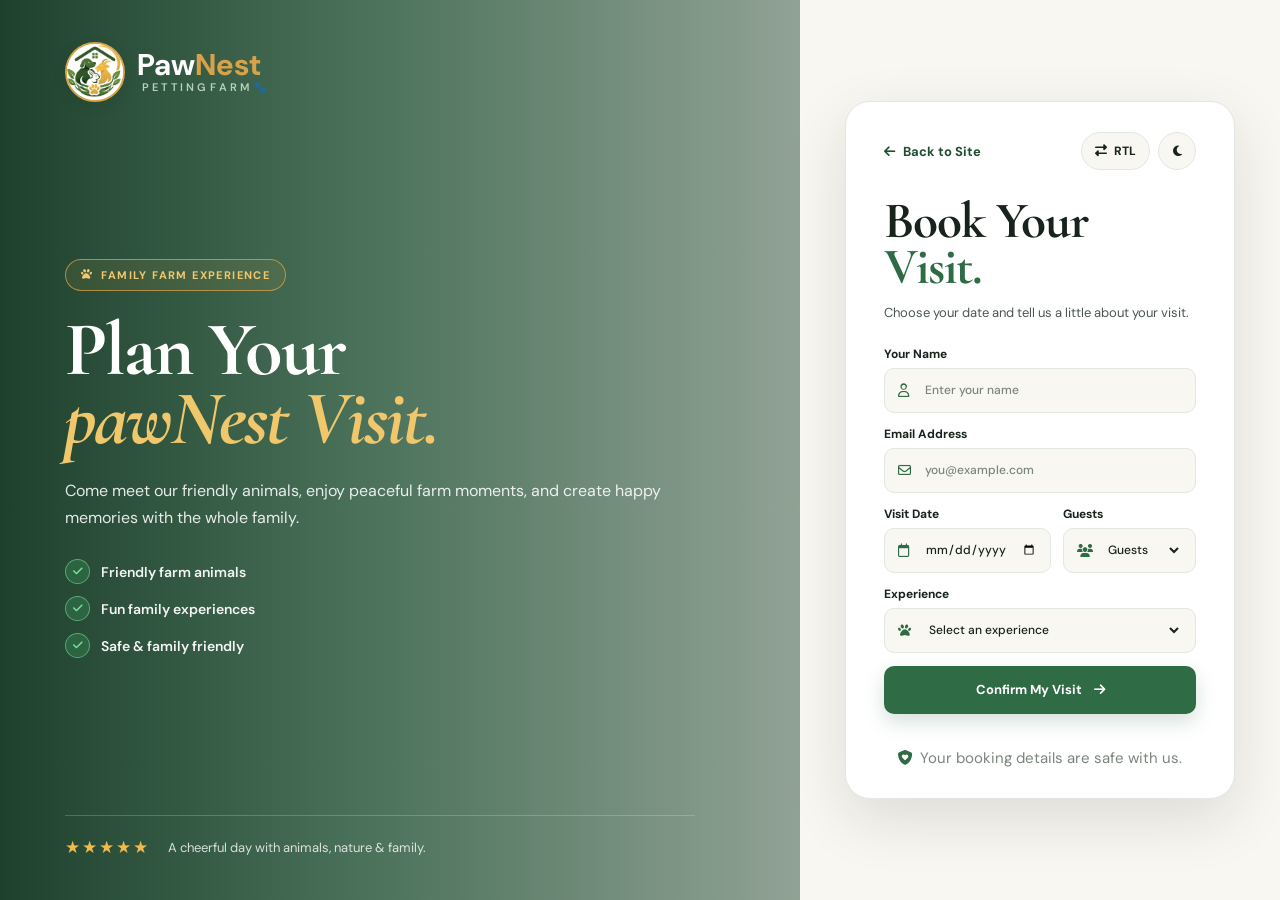
<file: book.html>
<!DOCTYPE html>
<html lang="en" dir="ltr">

<head>

    <meta charset="UTF-8">

    <meta
        name="viewport"
        content="width=device-width, initial-scale=1.0"
    >

    <title>PawNest | Book Your Visit</title>


    <!-- Google Fonts -->
    <link
        rel="preconnect"
        href="https://fonts.googleapis.com"
    >

    <link
        rel="preconnect"
        href="https://fonts.gstatic.com"
        crossorigin
    >

    <link
        href="https://fonts.googleapis.com/css2?family=Cormorant+Garamond:ital,wght@0,500;0,600;0,700;1,600;1,700&family=DM+Sans:ital,wght@0,400;0,0,500;0,600;0,700;1,400&family=DM+Serif+Display:ital@0;1&display=swap"
        rel="stylesheet"
    >


    <!-- Font Awesome -->
    <link
        rel="stylesheet"
        href="https://cdnjs.cloudflare.com/ajax/libs/font-awesome/6.5.2/css/all.min.css"
    >
     <link rel="icon" type="image/jpeg" href="photos/logo4.jpeg">


    <!-- CSS -->
    <link
        rel="stylesheet"
        href="book.css"
    >


    <!-- Dark Mode Anti Flash -->
    <style>

        html.dark-mode {
            background-color: #111814;
            color-scheme: dark;
        }

        html.dark-mode .booking-form-side {
            background: #101611 !important;
        }

    </style>


    <!-- Theme / RTL -->
    <script>

        (function () {

            var theme =
                localStorage.getItem("farmTheme") ||
                localStorage.getItem("zoopark-theme") ||
                localStorage.getItem("pawnest-theme");

            if (theme === "dark") {

                document.documentElement.classList.add("dark-mode");

                if (document.body) {

                    document.body.classList.add("dark-mode");

                } else {

                    document.addEventListener(
                        "DOMContentLoaded",
                        function () {

                            document.body.classList.add("dark-mode");

                        }
                    );

                }

            }


            var dir =
                localStorage.getItem("farmDirection") ||
                localStorage.getItem("zoopark-direction");

            if (dir === "rtl") {

                document.documentElement.setAttribute(
                    "dir",
                    "rtl"
                );

            }

        })();

    </script>

</head>


<body>


<main class="booking-page">


    <!-- =====================================================
         LEFT SIDE
    ====================================================== -->

    <section class="booking-visual">


        <!-- Background Image -->
        <div class="visual-bg"></div>


        <!-- Overlay -->
        <div class="visual-overlay"></div>


        <div class="visual-content">


            <!-- =================================================
                 PAWNEST LOGO
            ================================================== -->
 <a href="index.html" class="logo">
            <span class="logo-image">
                <img src="photos/logo4.jpeg" alt="pawNest Petting Zoo & Farm">
            </span>
            <span class="logo-brand">
                <span class="logo-text">
    <span class="logo-main">Paw</span><span class="logo-accent">Nest</span>
</span>
                <small class="logo-caption">P E T T I N G F A R M 🐾</small>
            </span>
        </a>
           

                  


            <!-- =================================================
                 MAIN CONTENT
            ================================================== -->

            <div class="visual-main">


                <span class="visual-badge">

                    <i class="fa-solid fa-paw"></i>

                    FAMILY FARM EXPERIENCE

                </span>


                <h1>

                    Plan Your

                    <span>
                        pawNest Visit.
                    </span>

                </h1>


                <p>

                    Come meet our friendly animals,
                    enjoy peaceful farm moments,
                    and create happy memories
                    with the whole family.

                </p>


                <!-- Points -->

                <div class="visual-points">


                    <div class="visual-point">

                        <span>
                            <i class="fa-solid fa-check"></i>
                        </span>

                        Friendly farm animals

                    </div>


                    <div class="visual-point">

                        <span>
                            <i class="fa-solid fa-check"></i>
                        </span>

                        Fun family experiences

                    </div>


                    <div class="visual-point">

                        <span>
                            <i class="fa-solid fa-check"></i>
                        </span>

                        Safe & family friendly

                    </div>


                </div>


            </div>


            <!-- =================================================
                 BOTTOM
            ================================================== -->

            <div class="visual-bottom">

                <div class="stars">
                    ★★★★★
                </div>

                <span>
                    A cheerful day with animals,
                    nature & family.
                </span>

            </div>


        </div>

    </section>



    <!-- =====================================================
         RIGHT SIDE
    ====================================================== -->

    <section class="booking-form-side">


        <div class="booking-card">


            <!-- =================================================
                 TOP CONTROLS
            ================================================== -->

            <div class="form-top">


                <a
                    href="index.html"
                    class="back-link"
                >

                    <i class="fa-solid fa-arrow-left"></i>

                    Back to Site

                </a>


                <div class="form-controls">


                    <!-- RTL -->

                    <button
                        type="button"
                        id="rtlToggle"
                        class="small-control"
                    >

                        <i class="fa-solid fa-right-left"></i>

                        <span id="rtlText">
                            RTL
                        </span>

                    </button>


                    <!-- Dark Mode -->

                    <button
                        type="button"
                        id="themeToggle"
                        class="small-control icon-control"
                    >

                        <i
                            id="themeIcon"
                            class="fa-solid fa-moon"
                        ></i>

                    </button>


                </div>

            </div>



            <!-- =================================================
                 FORM HEADING
            ================================================== -->

            <div class="form-heading">


                <h2>

                    Book Your

                    <span>
                        Visit.
                    </span>

                </h2>


                <p>

                    Choose your date and tell us
                    a little about your visit.

                </p>


            </div>



            <!-- =================================================
                 BOOKING FORM
            ================================================== -->

            <form
                id="bookingForm"
                class="booking-form"
            >


                <!-- Name -->

                <div class="form-group">


                    <label for="name">
                        Your Name
                    </label>


                    <div class="input-box">

                        <i class="fa-regular fa-user"></i>


                        <input
                            type="text"
                            id="name"
                            placeholder="Enter your name"
                            required
                        >

                    </div>

                </div>



                <!-- Email -->

                <div class="form-group">


                    <label for="email">
                        Email Address
                    </label>


                    <div class="input-box">

                        <i class="fa-regular fa-envelope"></i>


                        <input
                            type="email"
                            id="email"
                            placeholder="you@example.com"
                            required
                        >

                    </div>

                </div>



                <!-- Date + Guests -->

                <div class="form-row">


                    <div class="form-group">


                        <label for="date">
                            Visit Date
                        </label>


                        <div class="input-box">

                            <i class="fa-regular fa-calendar"></i>


                            <input
                                type="date"
                                id="date"
                                required
                            >

                        </div>

                    </div>



                    <div class="form-group">


                        <label for="guests">
                            Guests
                        </label>


                        <div class="input-box">

                            <i class="fa-solid fa-users"></i>


                            <select
                                id="guests"
                                required
                            >

                                <option value="">
                                    Guests
                                </option>

                                <option value="1">
                                    1 Guest
                                </option>

                                <option value="2">
                                    2 Guests
                                </option>

                                <option value="3">
                                    3 Guests
                                </option>

                                <option value="4">
                                    4 Guests
                                </option>

                                <option value="5">
                                    5 Guests
                                </option>

                                <option value="6">
                                    6 Guests
                                </option>

                                <option value="7">
                                    7 Guests
                                </option>

                                <option value="8+">
                                    8+ Guests
                                </option>

                            </select>

                        </div>

                    </div>


                </div>



                <!-- Experience -->

                <div class="form-group">


                    <label for="experience">
                        Experience
                    </label>


                    <div class="input-box">

                        <i class="fa-solid fa-paw"></i>


                        <select
                            id="experience"
                            required
                        >

                            <option value="">
                                Select an experience
                            </option>

                            <option value="general">
                                General Farm Visit
                            </option>

                            <option value="feeding">
                                Animal Feeding
                            </option>

                            <option value="petting">
                                Petting Experience
                            </option>

                            <option value="birthday">
                                Birthday Group
                            </option>

                            <option value="school">
                                School Visit
                            </option>

                        </select>

                    </div>

                </div>



                <!-- Submit -->

                <button
                    type="submit"
                    class="booking-submit"
                >

                    <span>
                        Confirm My Visit
                    </span>

                    <i class="fa-solid fa-arrow-right"></i>

                </button>



                <!-- Message -->

                <div
                    id="bookingMessage"
                    class="booking-message"
                ></div>



                <!-- Secure Note -->

                <p class="secure-note">

                    <i class="fa-solid fa-shield-heart"></i>

                    Your booking details are safe with us.

                </p>


            </form>


        </div>


    </section>


</main>


<script src="book.js"></script>

</body>

</html>
</file>
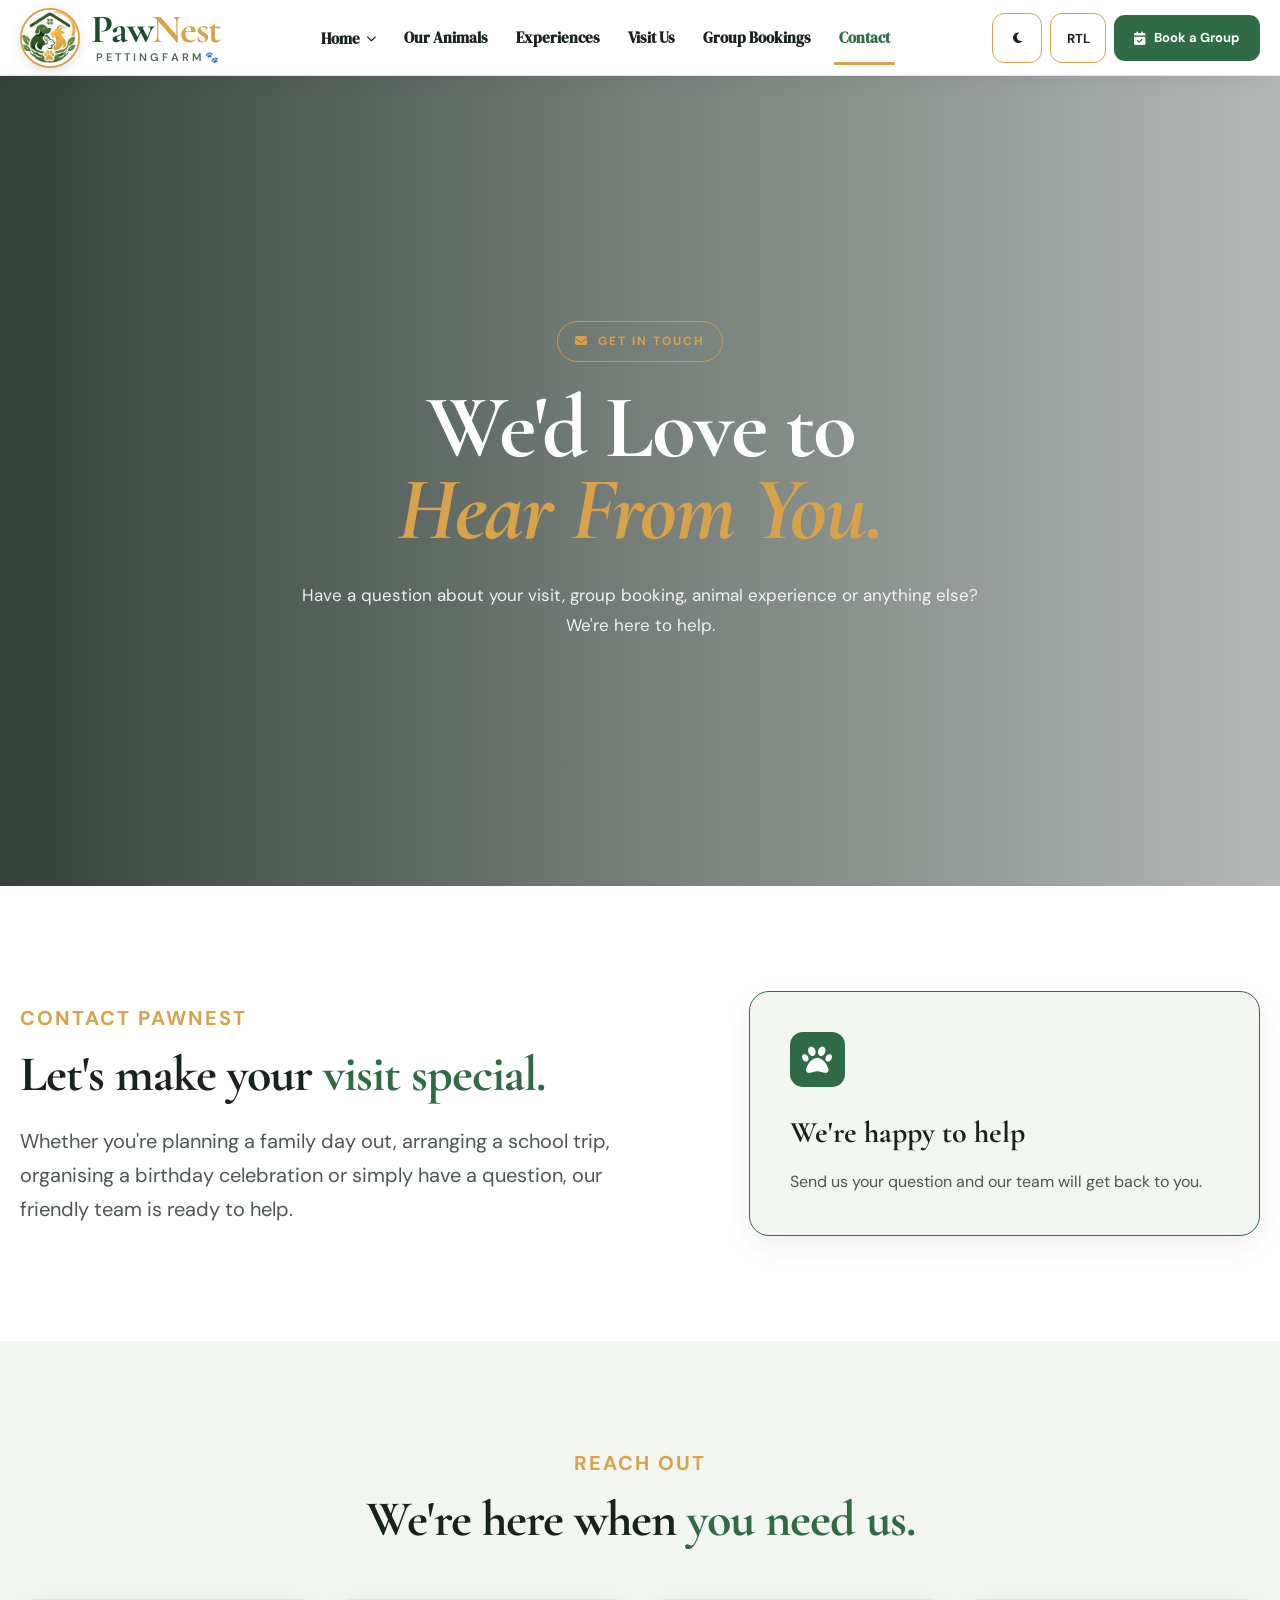
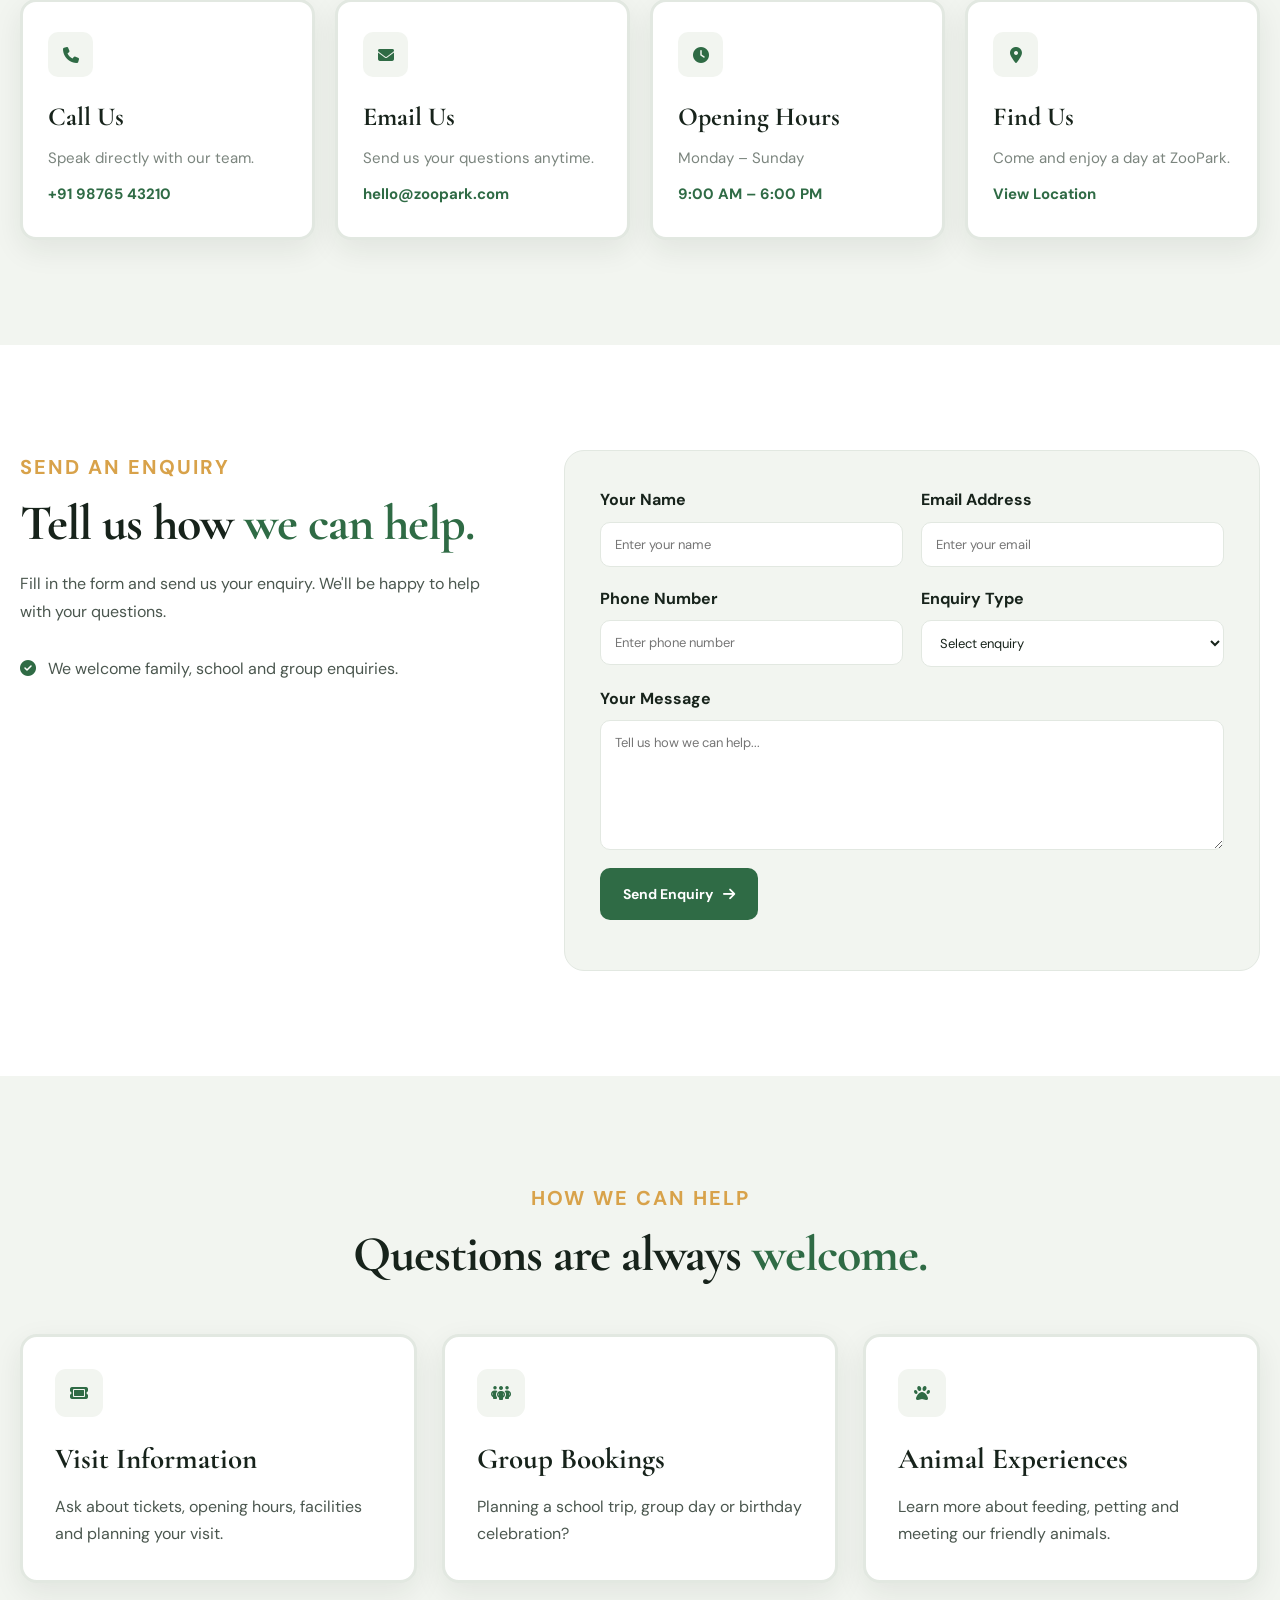
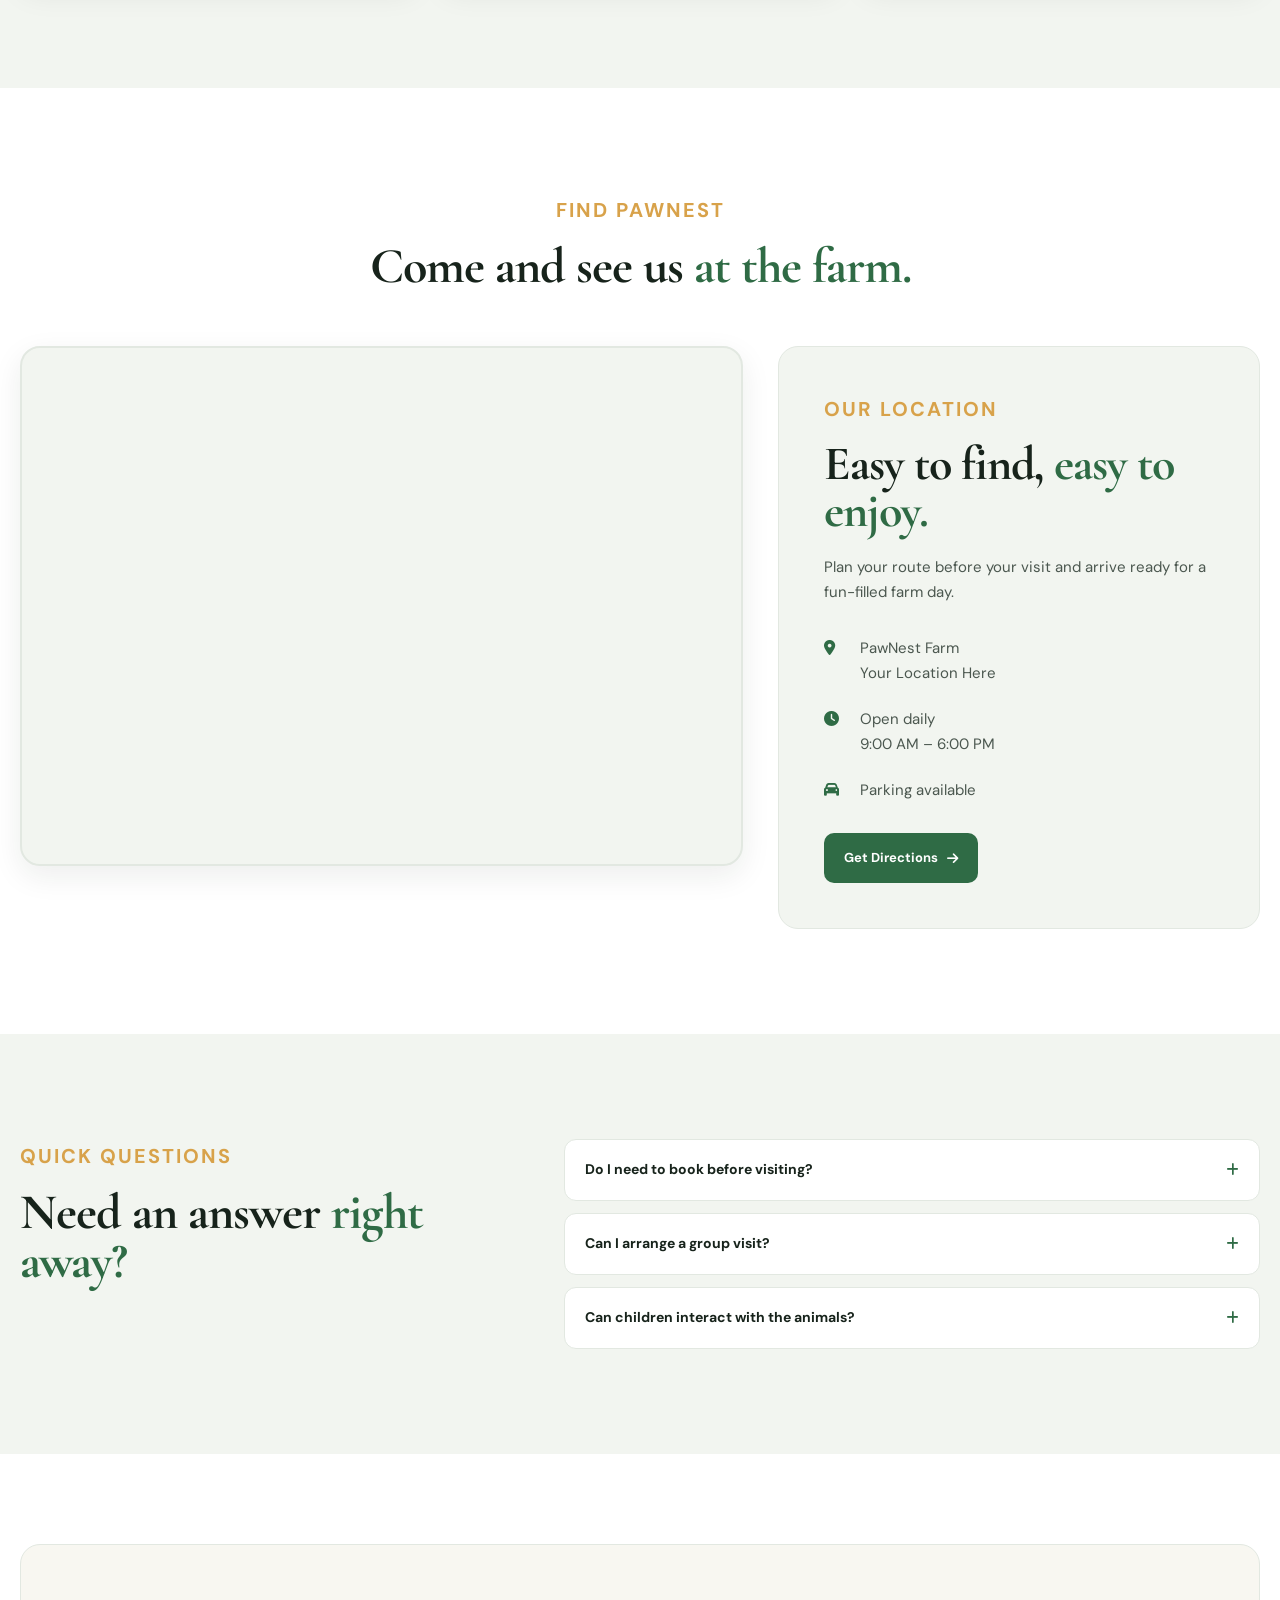
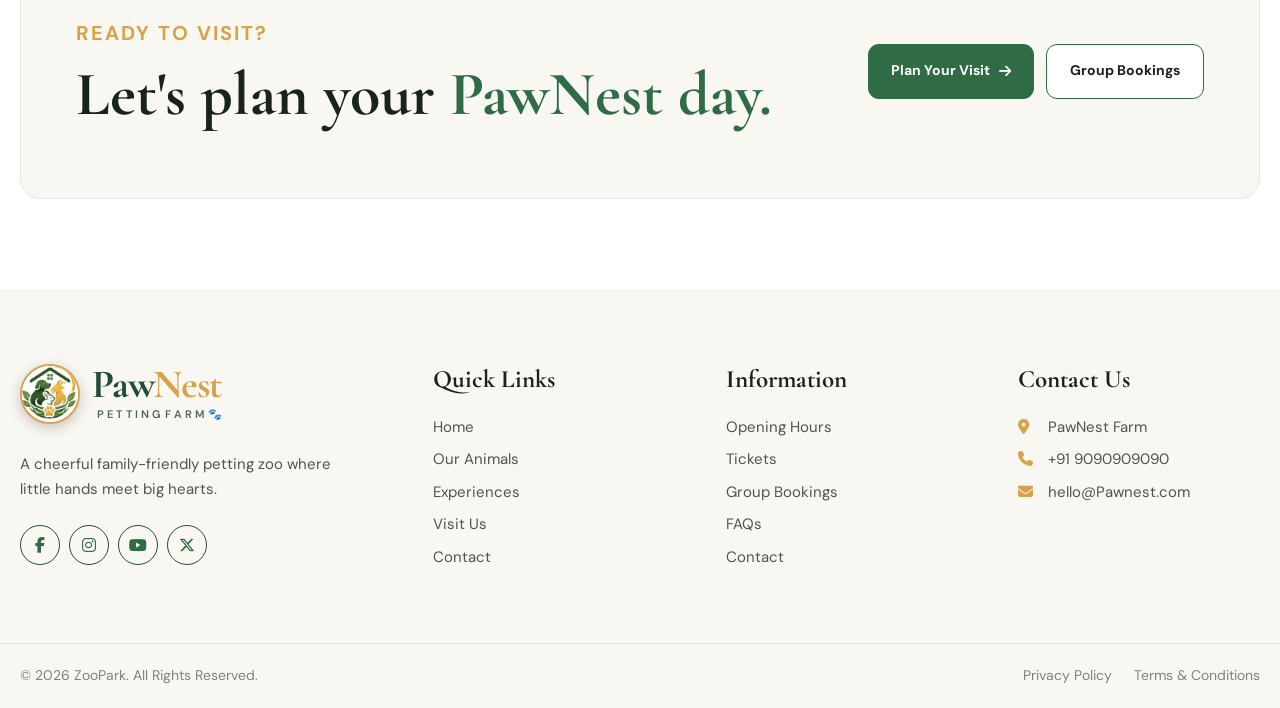
<file: contact.html>
<!DOCTYPE html>
<html lang="en" dir="ltr">

<head>

    <meta charset="UTF-8">

    <meta
        name="viewport"
        content="width=device-width, initial-scale=1.0"
    >

    <title>PawNest | Contact Us</title>

    <!-- Google Fonts -->
    <link rel="preconnect" href="https://fonts.googleapis.com">
    <link rel="preconnect" href="https://fonts.gstatic.com" crossorigin>
    <link
        href="https://fonts.googleapis.com/css2?family=Cormorant+Garamond:ital,wght@0,500;0,600;0,700;1,600;1,700&family=DM+Sans:ital,wght@0,400;0,500;0,600;0,700;1,400&family=DM+Serif+Display:ital@0;1&display=swap"
        rel="stylesheet"
    >

    <!-- Font Awesome -->
    <link
        rel="stylesheet"
        href="https://cdnjs.cloudflare.com/ajax/libs/font-awesome/6.5.2/css/all.min.css"

         
    >
     <link rel="icon" type="image/jpeg" href="photos/logo4.jpeg">

    <link rel="stylesheet" href="contact.css">

    <!-- Instant Theme and RTL Initialization -->
    <style id="themeAntiFlash">html.dark-mode { background-color: #111814; color-scheme: dark; } html.dark-mode .header { background: rgba(24,33,27,0.96) !important; border-bottom-color: #2B3830 !important; }</style>
    <script>
        (function() {
            var theme = localStorage.getItem("farmTheme") || localStorage.getItem("zoopark-theme") || localStorage.getItem("pawnest-theme");
            if (theme === "dark") {
                document.documentElement.classList.add("dark-mode");
                if (document.body) {
                    document.body.classList.add("dark-mode");
                } else {
                    document.addEventListener("DOMContentLoaded", function() {
                        document.body.classList.add("dark-mode");
                    });
                }
            }
            var dir = localStorage.getItem("farmDirection") || localStorage.getItem("zoopark-direction");
            if (dir === "rtl") {
                document.documentElement.setAttribute("dir", "rtl");
            }
        })();
    </script>
</head>


<body>

<!-- =========================================================
     HEADER
========================================================= -->

<header class="header" id="header">

    <div class="header-container">

        <!-- LOGO -->
        <a href="index.html" class="logo">

                <span class="logo-image">
                    <img
                        src="photos/logo4.jpeg"
                        alt="pawNest Petting Zoo & Animal Farm">
                </span>

                <span class="logo-brand">

                    <span class="logo-text">
                        <span class="logo-main">Paw</span><span class="logo-accent">Nest</span>
                    </span>

                    <small class="logo-caption">
                        P E T T I N G F A R M 🐾
                    </small>

                </span>

            </a>


        <!-- NAVIGATION -->
        <nav class="nav" id="mainNav">

            <div class="nav-item dropdown">

                <button class="nav-link dropdown-toggle">

                    Home

                    <i class="fa-solid fa-chevron-down"></i>

                </button>

                <div class="dropdown-menu">

                    <a href="index.html">Home 1</a>
                    <a href="home2.html">Home 2</a>

                </div>

            </div>


            <div class="nav-item">

                <a
                    href="animals.html"
                    class="nav-link"
                >
                    Our Animals
                </a>

            </div>


            <div class="nav-item">

                <a
                    href="experience.html"
                    class="nav-link"
                >
                    Experiences
                </a>

            </div>


            <div class="nav-item">

                <a
                    href="visit.html"
                    class="nav-link"
                >
                    Visit Us
                </a>

            </div>


            <div class="nav-item">

                <a
                    href="groupbooking.html"
                    class="nav-link"
                >
                    Group Bookings
                </a>

            </div>


            <div class="nav-item">

                <a
                    href="contact.html"
                    class="nav-link active"
                >
                    Contact
                </a>

            </div>

        </nav>


        <!-- HEADER ACTIONS -->
        <div class="header-actions">

            <button
                class="header-control"
                id="themeToggle"
                type="button"
                aria-label="Toggle dark mode"
            >
                <i class="fa-solid fa-moon"></i>
            </button>


            <button
                class="header-control"
                id="rtlToggle"
                type="button"
                aria-label="Toggle RTL layout"
            >
                <span>RTL</span>
            </button>



             <a href="book.html"
               class="header-cta">

                <i class="fa-solid fa-calendar-check"></i>

                Book a Group

            </a>

        </div>


        <!-- MOBILE -->
        <button
            class="mobile-menu-btn"
            id="mobileMenuBtn"
        >

            <i class="fa-solid fa-bars"></i>

        </button>

    </div>

</header>



<!-- =========================================================
     CONTACT HERO
========================================================= -->

<section class="contact-hero">

    <div class="contact-hero-image"></div>

    <div class="contact-hero-overlay"></div>


    <div class="contact-hero-content reveal">

        <span class="contact-hero-label">

            <i class="fa-solid fa-envelope"></i>

            GET IN TOUCH

        </span>


        <h1>

            We'd Love to
            <span>Hear From You.</span>

        </h1>


        <p>

            Have a question about your visit, group booking,
            animal experience or anything else?
            We're here to help.

        </p>

    </div>


    

</section>



<!-- =========================================================
     SECTION 1 — CONTACT INTRO
========================================================= -->

<section class="section contact-intro">

    <div class="container contact-intro-grid">

        <div class="contact-intro-content reveal-left">

            <span class="section-label">
                CONTACT PawNest
            </span>

            <h2>
                Let's make your
                <span>visit special.</span>
            </h2>

            <p>

                Whether you're planning a family day out,
                arranging a school trip, organising a birthday
                celebration or simply have a question,
                our friendly team is ready to help.

            </p>

        </div>


        <div class="contact-intro-card reveal-right">

            <div class="contact-card-icon">

                <i class="fa-solid fa-paw"></i>

            </div>

            <h3>
                We're happy to help
            </h3>

            <p>
                Send us your question and our team
                will get back to you.
            </p>

        </div>

    </div>

</section>



<!-- =========================================================
     SECTION 2 — CONTACT DETAILS
========================================================= -->

<section class="section contact-details-section">

    <div class="container">

        <div class="section-heading reveal">

            <span class="section-label">
                REACH OUT
            </span>

            <h2>
                We're here when
                <span>you need us.</span>
            </h2>

        </div>


        <div class="contact-details-grid">

            <div class="contact-detail-card reveal">

                <div class="detail-icon">
                    <i class="fa-solid fa-phone"></i>
                </div>

                <h3>
                    Call Us
                </h3>

                <p>
                    Speak directly with our team.
                </p>

                <a href="tel:+919876543210">
                    +91 98765 43210
                </a>

            </div>


            <div class="contact-detail-card reveal">

                <div class="detail-icon">
                    <i class="fa-solid fa-envelope"></i>
                </div>

                <h3>
                    Email Us
                </h3>

                <p>
                    Send us your questions anytime.
                </p>

                <a href="mailto:hello@zoopark.com">
                    hello@zoopark.com
                </a>

            </div>


            <div class="contact-detail-card reveal">

                <div class="detail-icon">
                    <i class="fa-solid fa-clock"></i>
                </div>

                <h3>
                    Opening Hours
                </h3>

                <p>
                    Monday – Sunday
                </p>

                <strong>
                    9:00 AM – 6:00 PM
                </strong>

            </div>


            <div class="contact-detail-card reveal">

                <div class="detail-icon">
                    <i class="fa-solid fa-location-dot"></i>
                </div>

                <h3>
                    Find Us
                </h3>

                <p>
                    Come and enjoy a day at ZooPark.
                </p>

                <a href="#location">
                    View Location
                </a>

            </div>

        </div>

    </div>

</section>



<!-- =========================================================
     SECTION 3 — CONTACT FORM
========================================================= -->

<section class="section contact-form-section" id="contact-form">

    <div class="container contact-form-grid">

        <div class="contact-form-content reveal-left">

            <span class="section-label">
                SEND AN ENQUIRY
            </span>

            <h2>
                Tell us how
                <span>we can help.</span>
            </h2>

            <p>

                Fill in the form and send us your enquiry.
                We'll be happy to help with your questions.

            </p>


            <div class="form-note">

                <i class="fa-solid fa-circle-check"></i>

                <span>
                    We welcome family, school and group enquiries.
                </span>

            </div>

        </div>


        <form
            class="contact-form reveal-right"
            id="contactForm"
        >

            <div class="form-row">

                <div class="form-group">

                    <label for="name">
                        Your Name
                    </label>

                    <input
                        type="text"
                        id="name"
                        name="name"
                        placeholder="Enter your name"
                        required
                    >

                </div>


                <div class="form-group">

                    <label for="email">
                        Email Address
                    </label>

                    <input
                        type="email"
                        id="email"
                        name="email"
                        placeholder="Enter your email"
                        required
                    >

                </div>

            </div>


            <div class="form-row">

                <div class="form-group">

                    <label for="phone">
                        Phone Number
                    </label>

                    <input
                        type="tel"
                        id="phone"
                        name="phone"
                        placeholder="Enter phone number"
                    >

                </div>


                <div class="form-group">

                    <label for="subject">
                        Enquiry Type
                    </label>

                    <select
                        id="subject"
                        name="subject"
                    >

                        <option value="">
                            Select enquiry
                        </option>

                        <option>
                            General Enquiry
                        </option>

                        <option>
                            Visit Information
                        </option>

                        <option>
                            Group Booking
                        </option>

                        <option>
                            School Visit
                        </option>

                        <option>
                            Birthday Booking
                        </option>

                    </select>

                </div>

            </div>


            <div class="form-group">

                <label for="message">
                    Your Message
                </label>

                <textarea
                    id="message"
                    name="message"
                    rows="6"
                    placeholder="Tell us how we can help..."
                    required
                ></textarea>

            </div>


            <button
                type="submit"
                class="form-submit"
            >

                Send Enquiry

                <i class="fa-solid fa-arrow-right"></i>

            </button>


            <div
                class="form-message"
                id="formMessage"
            ></div>

        </form>

    </div>

</section>



<!-- =========================================================
     SECTION 4 — WHY CONTACT US
========================================================= -->

<section class="section contact-help-section">

    <div class="container">

        <div class="section-heading reveal">

            <span class="section-label">
                HOW WE CAN HELP
            </span>

            <h2>
                Questions are always
                <span>welcome.</span>
            </h2>

            

        </div>


        <div class="help-grid">

            <div class="help-card reveal">

                <div class="help-icon">
                    <i class="fa-solid fa-ticket"></i>
                </div>

                <h3>
                    Visit Information
                </h3>

                <p>
                    Ask about tickets, opening hours,
                    facilities and planning your visit.
                </p>

            </div>


            <div class="help-card reveal">

                <div class="help-icon">
                    <i class="fa-solid fa-people-group"></i>
                </div>

                <h3>
                    Group Bookings
                </h3>

                <p>
                    Planning a school trip, group day
                    or birthday celebration?
                </p>

            </div>


            <div class="help-card reveal">

                <div class="help-icon">
                    <i class="fa-solid fa-paw"></i>
                </div>

                <h3>
                    Animal Experiences
                </h3>

                <p>
                    Learn more about feeding, petting
                    and meeting our friendly animals.
                </p>

            </div>

        </div>

    </div>

</section>



<!-- =========================================================
     SECTION 5 — MAP / LOCATION
========================================================= -->

<section
    class="section location-section"
    id="location"
>

    <div class="container">

        <div class="section-heading reveal">

            <span class="section-label">
                FIND PawNest
            </span>

            <h2>
                Come and see us
                <span>at the farm.</span>
            </h2>

            

        </div>


        <div class="location-wrapper reveal">

            <!-- MAP -->
            <div class="map-box">

                <!--
                    Replace YOUR_ZOOPARK_LOCATION
                    with your actual ZooPark location.
                -->

                <iframe
                    src="https://www.google.com/maps?q=YOUR_ZOOPARK_LOCATION&output=embed"
                    width="100%"
                    height="100%"
                    style="border:0;"
                    allowfullscreen=""
                    loading="lazy"
                    referrerpolicy="no-referrer-when-downgrade"
                    title="ZooPark Location Map">
                </iframe>

            </div>


            <!-- LOCATION INFO -->
            <div class="location-info">

                <span class="section-label">
                    OUR LOCATION
                </span>

                <h3>
                    Easy to find,
                    <span>easy to enjoy.</span>
                </h3>

                <p>
                    Plan your route before your visit and
                    arrive ready for a fun-filled farm day.
                </p>


                <div class="location-list">

                    <div>

                        <i class="fa-solid fa-location-dot"></i>

                        <span>
                            PawNest Farm<br>
                            Your Location Here
                        </span>

                    </div>


                    <div>

                        <i class="fa-solid fa-clock"></i>

                        <span>
                            Open daily<br>
                            9:00 AM – 6:00 PM
                        </span>

                    </div>


                    <div>

                        <i class="fa-solid fa-car"></i>

                        <span>
                            Parking available
                        </span>

                    </div>

                </div>


                <a
                    href="https://www.google.com/maps"
                    target="_blank"
                    class="map-button"
                >

                    Get Directions

                    <i class="fa-solid fa-arrow-right"></i>

                </a>

            </div>

        </div>

    </div>

</section>



<!-- =========================================================
     SECTION 6 — FAQ / QUICK QUESTIONS
========================================================= -->

<section class="section contact-faq-section">

    <div class="container faq-grid">

        <div class="faq-content reveal-left">

            <span class="section-label">
                QUICK QUESTIONS
            </span>

            <h2>
                Need an answer
                <span>right away?</span>
            </h2>

           

        </div>


        <div class="faq-list reveal-right">

            <details>
                <summary>
                    Do I need to book before visiting?
                    <i class="fa-solid fa-plus"></i>
                </summary>

                <p>
                    Please check our Visit Us page for the
                    latest ticket and booking information.
                </p>

            </details>


            <details>
                <summary>
                    Can I arrange a group visit?
                    <i class="fa-solid fa-plus"></i>
                </summary>

                <p>
                    Yes. Visit our Group Bookings page
                    for group and school visit information.
                </p>

            </details>


            <details>
                <summary>
                    Can children interact with the animals?
                    <i class="fa-solid fa-plus"></i>
                </summary>

                <p>
                    ZooPark offers family-friendly animal
                    experiences. Please follow staff guidance
                    during animal interactions.
                </p>

            </details>

        </div>

    </div>

</section>



<!-- =========================================================
     CTA
========================================================= -->

<section class="contact-cta-section">

    <div class="container contact-cta">

        <div class="contact-cta-content reveal">

            <span class="section-label">
                READY TO VISIT?
            </span>

            <h2>
                Let's plan your
                <span>PawNest day.</span>
            </h2>

        </div>


        <div class="contact-cta-buttons reveal">

            <a
                href="visit.html"
                class="cta-primary"
            >

                Plan Your Visit

                <i class="fa-solid fa-arrow-right"></i>

            </a>


            <a
                href="groupbooking.html"
                class="cta-secondary"
            >

                Group Bookings

            </a>

        </div>

    </div>

</section>



<!-- =========================================================
     FOOTER
========================================================= -->

<!-- =========================================================
     FOOTER
========================================================= -->

<footer class="footer">

    <div class="footer-main">

        <div class="container footer-grid">

            <!-- BRAND -->
            <div class="footer-brand">

                 <a
                        href="index.html"
                        class="footer-logo">

                        <span class="footer-logo-image">

                            <img
                                src="photos/logo4.jpeg"
                                alt="pawNest">

                        </span>


                        <span class="footer-logo-brand">

                            <span class="footer-logo-text">

                                <span class="logo-main">
                                    Paw
                                </span>

                                <span class="logo-accent">
                                    Nest
                                </span>

                            </span>


                            <small class="footer-logo-caption">
                                P E T T I N G F A R M 🐾
                            </small>

                        </span>

                    </a>


                  

                <p>
                    A cheerful family-friendly petting zoo
                    where little hands meet big hearts.
                </p>

                <div class="social-links">

                    <a href="#" aria-label="Facebook">
                        <i class="fa-brands fa-facebook-f"></i>
                    </a>

                    <a href="#" aria-label="Instagram">
                        <i class="fa-brands fa-instagram"></i>
                    </a>

                    <a href="#" aria-label="YouTube">
                        <i class="fa-brands fa-youtube"></i>
                    </a>

                    <a href="#" aria-label="X">
                        <i class="fa-brands fa-x-twitter"></i>
                    </a>

                </div>

            </div>


            <!-- QUICK LINKS -->
            <div class="footer-column">

                <h3>Quick Links</h3>

                <a href="home.html">
                    Home
                </a>

                <a href="animals.html">
                    Our Animals
                </a>

                <a href="experience.html">
                    Experiences
                </a>

                <a href="visit.html">
                    Visit Us
                </a>

                <a href="contact.html">
                    Contact
                </a>

            </div>


            <!-- INFORMATION -->
            <div class="footer-column">

                <h3>Information</h3>

                <a href="visit.html">
                    Opening Hours
                </a>

                <a href="visit.html">
                    Tickets
                </a>

                <a href="bookings.html">
                    Group Bookings
                </a>

                <a href="#">
                    FAQs
                </a>

                <a href="contact.html">
                    Contact
                </a>

            </div>


            <!-- CONTACT -->
            <div class="footer-column contact-column">

                <h3>Contact Us</h3>

                <a href="#">
                    <i class="fa-solid fa-location-dot"></i>

                    <span>
                        PawNest Farm
                    </span>
                </a>

                <a href="tel:+919090909090">
                    <i class="fa-solid fa-phone"></i>

                    <span>
                        +91 9090909090
                    </span>
                </a>

                <a href="mailto:hello@zoopark.com">
                    <i class="fa-solid fa-envelope"></i>

                    <span>
                        hello@Pawnest.com
                    </span>
                </a>

            </div>

        </div>

    </div>


    <!-- =====================================================
         FOOTER BOTTOM
    ====================================================== -->

    <div class="footer-bottom">

        <div class="container footer-bottom-inner">

            <p>
                © 2026 ZooPark. All Rights Reserved.
            </p>

            <div class="footer-legal">

                <a href="#">
                    Privacy Policy
                </a>

                <a href="#">
                    Terms &amp; Conditions
                </a>

            </div>

        </div>

    </div>

</footer>


<!-- CONTACT PAGE JS -->
<script src="contact.js"></script>

</body>
</html>
</file>
<file: book.css>
@import url('https://fonts.googleapis.com/css2?family=Cormorant+Garamond:ital,wght@0,500;0,600;0,700;1,600;1,700&family=DM+Sans:ital,wght@0,400;0,500;0,600;0,700;1,400&family=DM+Serif+Display:ital@0;1&display=swap');


/* =========================================================
   ROOT
========================================================= */

:root {

    --primary: #2F6B45;
    --primary-dark: #214D32;

    --secondary: #D8A24A;

    --dark: #17231B;

    --text: #4B574F;
    --muted: #7B857E;

    --white: #FFFFFF;

    --cream: #F8F7F1;
    --light: #F2F5F0;

    --border: #E2E8E1;

    --card: #FFFFFF;

    --input-bg: #F8F7F1;

    --shadow:
        0 20px 60px rgba(23, 35, 27, 0.12);

    --transition: 0.35s ease;

    --heading-font:
        "Cormorant Garamond",
        serif;

    --body-font:
        "DM Sans",
        sans-serif;

    --serif-font:
        "DM Serif Display",
        serif;

}


/* =========================================================
   RESET
========================================================= */

* {

    margin: 0;
    padding: 0;

    box-sizing: border-box;

}


html,
body {

    width: 100%;
    height: 100%;

}


html {

    overflow: hidden;

}


body {

    font-family:
        "DM Sans",
        sans-serif;

    background:
        var(--cream);

    color:
        var(--text);

    overflow: hidden;

    transition:
        background 0.35s ease,
        color 0.35s ease;

}


button,
input,
select {

    font-family: inherit;

}


a {

    color: inherit;

    text-decoration: none;

}


/* =========================================================
   BOOKING PAGE
========================================================= */

.booking-page {

    width: 100vw;
    height: 100vh;

    min-height: 600px;

    display: grid;

    grid-template-columns:
        1.25fr 0.75fr;

    overflow: hidden;

}


/* =========================================================
   LEFT VISUAL
========================================================= */

.booking-visual {

    position: relative;

    min-width: 0;
    min-height: 0;

    overflow: hidden;

    color: white;

}


/* =========================================================
   BACKGROUND IMAGE
========================================================= */

.visual-bg {

    position: absolute;

    inset: -3%;

    background-image:
        url("https://images.unsplash.com/photo-1500076656116-558758c991c1?auto=format&fit=crop&w=2200&q=90");

    background-size: cover;

    background-position: center;

    animation:
        farmMove 16s ease-in-out infinite alternate;

    transform-origin: center;

}


@keyframes farmMove {

    0% {

        transform:
            scale(1.03)
            translate3d(0, 0, 0);

    }

    50% {

        transform:
            scale(1.08)
            translate3d(-1%, -0.5%, 0);

    }

    100% {

        transform:
            scale(1.12)
            translate3d(1%, 0.5%, 0);

    }

}


/* =========================================================
   GREEN OVERLAY
========================================================= */

.visual-overlay {

    position: absolute;

    inset: 0;

    background:
        linear-gradient(
            90deg,
            rgba(16, 53, 32, 0.94) 0%,
            rgba(25, 75, 46, 0.78) 45%,
            rgba(20, 59, 37, 0.45) 100%
        );

}


/* =========================================================
   LEFT CONTENT
========================================================= */

.visual-content {

    position: relative;

    z-index: 2;

    width: min(
        100%,
        760px
    );

    height: 100%;

    padding:
        42px 65px;

    display: flex;

    flex-direction: column;

    justify-content: space-between;

}


/* =========================================================
   PAWNEST LOGO
========================================================= */

/*.booking-logo {

    display: inline-flex;

    align-items: center;

    gap: 12px;

    width: max-content;

    text-decoration: none;

    line-height: 1;

    margin-bottom: 24px;

}


.booking-logo-image {

    width: 60px;
    height: 60px;

    flex-shrink: 0;

    overflow: hidden;

    border-radius: 50%;

    background: #FFFFFF;

    border:
        2px solid
        var(--secondary);

    box-shadow:
        0 4px 14px rgba(0, 0, 0, 0.25);

    display: flex;

    align-items: center;

    justify-content: center;

    transition:
        transform 0.3s ease;

}


.booking-logo:hover
.booking-logo-image {

    transform:
        scale(1.05)
        rotate(-3deg);

}


.booking-logo-image img {

    width: 100%;
    height: 100%;

    object-fit: cover;

    display: block;

}


.booking-logo-brand {

    display: flex;

    flex-direction: column;

    justify-content: center;

    line-height: 1;

}


.booking-logo-text {

    display: inline-flex;

    align-items: baseline;

    font-family:
        var(
            --heading-font,
            "Cormorant Garamond",
            serif
        );

    font-size: 40px;

    font-weight: 700;

    line-height: 0.95;

    letter-spacing: -0.02em;

    white-space: nowrap;

}


.logo-main {

    color: #FFFFFF;

}


.logo-accent {

    color: #F0C66E;

}


.booking-logo-brand small {

    display: block;

    margin-top: 3.5px;

    font-family:
        "DM Sans",
        sans-serif;

    font-size: 11px;

    line-height: 1.2;

    font-weight: 600;

    color: #B5D2BF;

    letter-spacing: 0.08em;

    white-space: nowrap;

}*/
.logo {
    display: inline-flex;
    align-items: center;
    gap: 12px;
    width: max-content;
    flex-shrink: 0;
    text-decoration: none;
    line-height: 1;
}

.logo-image {
    width: 60px;
    height: 60px;
    flex-shrink: 0;
    overflow: hidden;
    display: flex;
    align-items: center;
    justify-content: center;
    border-radius: 50%;
    background: #FFFFFF;
    border: 2px solid #D8A24A;
    box-shadow: 0 4px 14px rgba(20, 56, 33, 0.12);
    transition: transform 0.3s ease, box-shadow 0.3s ease;

}

.logo:hover .logo-image {
    transform: scale(1.05) rotate(-3deg);
    box-shadow: 0 6px 18px rgba(216, 162, 74, 0.3);
}
.logo-image img {
    width: 100%;
    height: 100%;
    display: block;
    object-fit: cover;
}

.logo-brand {
    display: flex;
    flex-direction: column;
    justify-content: center;
    line-height: 1;
    min-width: max-content;
}
.logo-text {
    display: inline-flex;
    align-items: baseline;
    white-space: nowrap;
    font-size: 30px;
    font-weight: 700;
    line-height: 1;
    
}
.logo-main::first-letter {
    position: relative;
    top: -8px;
}

.logo-main {
    color: white !important;
}

.logo-accent {
    color: #D8A24A !important;
}
.logo-caption {
    display: block;
    margin-top: 1.5px;
    font-family: "DM Sans", sans-serif;
    font-size: 11px;
    line-height: 1.2;
    font-weight: 600;
    letter-spacing: 0.01em;
    color:  #B5D2BF;
    white-space: nowrap;
    transition: color 0.3s ease;
    transform: translateX(5px);
    
}

body.dark-mode .logo-main {
    color: #FFFFFF !important;
}

body.dark-mode .logo-accent {
    color: #F5CE76 !important;
}

body.dark-mode .logo-caption {
    color: #B5D2BF;
}

body.dark-mode .logo-image {
    background: #11281A;
    border-color: #D8A24A;
    box-shadow: 0 4px 14px rgba(0, 0, 0, 0.4);
}
@media (max-width: 768px) {
    .header {
        height: 72px;
    }

    .container,
    .header-container {
        width: min(100% - 32px, 1240px);
    }

    .header-container {
        height: 72px;
        min-height: 72px;
    }

    .logo,
    .footer-logo {
        gap: 11px;
    }

    .logo-image,
    .footer-logo-image {
        width: 44px;
        height: 44px;
    }

    .logo-text,
    .footer-logo-text {
        font-size: 28px;
    }

    .logo-caption,
    .footer-logo-caption {
        font-size: 9.5px;
        margin-top: 3px;
    }
}

@media (max-width: 480px) {
    .header {
        height: 68px;
    }

    .container,
    .header-container {
        width: calc(100% - 24px);
    }

    .header-container {
        height: 68px;
        min-height: 68px;
    }

    .logo,
    .footer-logo {
        gap: 9px;
    }

    .logo-image,
    .footer-logo-image {
        width: 40px;
        height: 40px;
    }

    .logo-text,
    .footer-logo-text {
        font-size: 25px;
    }

    .logo-caption,
    .footer-logo-caption {
        font-size: 9px;
        margin-top: 2.5px;
    }
}



/* =========================================================
   VISUAL MAIN
========================================================= */

.visual-main {

    max-width: 650px;

    margin-top: auto;

    margin-bottom: auto;

}


.visual-badge {

    display: inline-flex;

    align-items: center;

    gap: 8px;

    padding:
        8px 15px;

    border:
        1px solid
        rgba(216, 162, 74, 0.75);

    border-radius: 999px;

    background:
        rgba(216, 162, 74, 0.10);

    color:
        #F2C86F;

    font-size: 11px;

    font-weight: 700;

    letter-spacing: 1.4px;

}


.visual-main h1 {

    margin-top: 24px;

    font-family:
        "Cormorant Garamond",
        serif;

    font-size:
        clamp(58px, 6vw, 88px);

    line-height: 0.9;

    letter-spacing: -2px;

    font-weight: 700;

    color: #FFFFFF;

}


.visual-main h1 span {

    display: block;

    color:
        #F1C76C;

    font-style: italic;

    font-weight: bold;

}


.visual-main > p {

    max-width: 620px;

    margin-top: 24px;

    color:
        rgba(255, 255, 255, 0.88);

    font-size: 16px;

    line-height: 1.7;

}


/* =========================================================
   POINTS
========================================================= */

.visual-points {

    display: grid;

    gap: 12px;

    margin-top: 28px;

}


.visual-point {

    display: flex;

    align-items: center;

    gap: 11px;

    color:
        rgba(255, 255, 255, 0.94);

    font-size: 14px;

    font-weight: 600;

}


.visual-point span {

    width: 25px;
    height: 25px;

    display: grid;

    place-items: center;

    border-radius: 50%;

    background:
        rgba(47, 107, 69, 0.8);

    border:
        1px solid
        rgba(111, 205, 148, 0.65);

    color:
        #7DE0A2;

    font-size: 11px;

}


/* =========================================================
   VISUAL BOTTOM
========================================================= */

.visual-bottom {

    padding-top: 20px;

    border-top:
        1px solid
        rgba(255, 255, 255, 0.20);

    display: flex;

    align-items: center;

    gap: 18px;

}


.stars {

    color:
        #F2B94B;

    font-size: 17px;

    letter-spacing: 2px;

}


.visual-bottom span {

    color:
        rgba(255, 255, 255, 0.80);

    font-size: 13px;

}


/* =========================================================
   RIGHT SIDE
========================================================= */

.booking-form-side {

    min-width: 0;

    min-height: 0;

    display: flex;

    align-items: center;

    justify-content: center;

    padding:
        30px 45px;

    background:
        var(--cream);

    transition:
        background 0.35s ease;

}


/* =========================================================
   CARD
========================================================= */

.booking-card {

    width: min(
        100%,
        570px
    );

    max-height: 94vh;

    padding:
        30px 38px;

    border:
        1px solid
        var(--border);

    border-radius: 25px;

    background:
        var(--card);

    box-shadow:
        var(--shadow);

    overflow: hidden;

    transition:
        background 0.35s ease,
        border-color 0.35s ease,
        box-shadow 0.35s ease;

}


/* =========================================================
   TOP
========================================================= */

.form-top {

    display: flex;

    align-items: center;

    justify-content: space-between;

    gap: 15px;

}


.back-link {

    display: inline-flex;

    align-items: center;

    gap: 8px;

    color:
        var(--primary-dark);

    font-size: 13px;

    font-weight: 700;

    transition:
        color 0.25s ease;

}


.back-link:hover {

    color:
        var(--secondary);

}


.form-controls {

    display: flex;

    align-items: center;

    gap: 8px;

}


.small-control {

    height: 38px;

    padding:
        0 13px;

    border:
        1px solid
        var(--border);

    border-radius: 999px;

    background:
        var(--input-bg);

    color:
        var(--dark);

    display: inline-flex;

    align-items: center;

    justify-content: center;

    gap: 7px;

    font-size: 12px;

    font-weight: 700;

    cursor: pointer;

    transition:
        var(--transition);

}


.small-control:hover {

    border-color:
        var(--secondary);

    background:
        var(--secondary);

    color:
        var(--dark);

}


.icon-control {

    width: 38px;

    padding: 0;

}


/* =========================================================
   FORM HEADING
========================================================= */

.form-heading {

    margin-top: 28px;

}


.form-heading h2 {

    font-family:
        "Cormorant Garamond",
        serif;

    color:
        var(--dark);

    font-size:
        clamp(45px, 4vw, 62px);

    line-height: 0.9;

    font-weight: 700;

    letter-spacing: -1px;

}


.form-heading h2 span {

    color:
        var(--primary);

}


.form-heading p {

    margin-top: 13px;

    color:
        var(--text);

    font-size: 13px;

    line-height: 1.6;

}


/* =========================================================
   FORM
========================================================= */

.booking-form {

    margin-top: 22px;

}


.form-group {

    margin-bottom: 13px;

}


.form-group label {

    display: block;

    margin-bottom: 6px;

    color:
        var(--dark);

    font-size: 12px;

    font-weight: 700;

}


.input-box {

    height: 45px;

    display: flex;

    align-items: center;

    gap: 10px;

    padding:
        0 13px;

    border:
        1px solid
        var(--border);

    border-radius: 10px;

    background:
        var(--input-bg);

    transition:
        var(--transition);

}


.input-box:focus-within {

    border-color:
        var(--primary);

    box-shadow:
        0 0 0 3px
        rgba(47, 107, 69, 0.10);

}


.input-box i {

    width: 17px;

    flex-shrink: 0;

    color:
        var(--primary);

    font-size: 13px;

}


.input-box input,
.input-box select {

    width: 100%;

    height: 100%;

    border: 0;

    outline: 0;

    background: transparent;

    color:
        var(--dark);

    font-size: 12px;

    font-weight: 500;

}


.input-box input::placeholder {

    color:
        var(--muted);

}


.input-box select {

    cursor: pointer;

}


.form-row {

    display: grid;

    grid-template-columns:
        1fr 1fr;

    gap: 12px;

}


/* =========================================================
   SUBMIT
========================================================= */

.booking-submit {

    width: 100%;

    height: 48px;

    margin-top: 5px;

    border: 0;

    border-radius: 10px;

    background:
        var(--primary);

    color:
        #FFFFFF;

    display: flex;

    align-items: center;

    justify-content: center;

    gap: 12px;

    cursor: pointer;

    font-size: 13px;

    font-weight: 700;

    box-shadow:
        0 8px 20px
        rgba(47, 107, 69, 0.20);

    transition:
        var(--transition);

}


.booking-submit:hover {

    background:
        var(--secondary);

    color:
        var(--dark);

    transform:
        translateY(-2px);

    box-shadow:
        0 10px 25px
        rgba(216, 162, 74, 0.22);

}


/* =========================================================
   MESSAGE
========================================================= */

.booking-message {

    min-height: 18px;

    margin-top: 8px;

    text-align: center;

    font-size: 11px;

    font-weight: 700;

}


.booking-message.success {

    color:
        var(--primary);

}


.booking-message.error {

    color:
        #B84A42;

}


/* =========================================================
   SECURE NOTE
========================================================= */

.secure-note {

    margin-top: 8px;

    display: flex;

    align-items: center;

    justify-content: center;

    gap: 7px;

    color:
        var(--muted);

    font-size: 15px;

}


.secure-note i {

    color:
        var(--primary);

}


/* =========================================================
   DARK MODE
========================================================= */

body.dark-mode {

    --dark: #F7F8F5;

    --text: #D4DDD6;

    --muted: #9FAAA2;

    --cream: #101611;

    --light: #171F1A;

    --border: #2B382F;

    --card: #171F1A;

    --input-bg: #111813;

}


body.dark-mode .booking-form-side {

    background:
        #101611;

}


body.dark-mode .booking-card {

    background:
        #171F1A;

    border-color:
        #2B382F;

    box-shadow:
        0 20px 60px
        rgba(0, 0, 0, 0.40);

}


body.dark-mode .back-link {

    color:
        #F2F6F3;

}


body.dark-mode .back-link:hover {

    color:
        #F0C66E;

}


body.dark-mode .small-control {

    background:
        #111813;

    border-color:
        #334138;

    color:
        #F2F6F3;

}


body.dark-mode .small-control:hover {

    border-color:
        var(--secondary);

    color:
        var(--secondary);

    background:
        #202C24;

}


body.dark-mode .form-heading h2 {

    color:
        #F7F8F5;

}


body.dark-mode .form-heading h2 span {

    color:
        #75B88D;

}


body.dark-mode .form-group label {

    color:
        #F2F6F3;

}


body.dark-mode .input-box {

    background:
        #111813;

    border-color:
        #334138;

}


body.dark-mode .input-box input,
body.dark-mode .input-box select {

    color:
        #F4F7F4;

}


body.dark-mode .input-box input::placeholder {

    color:
        #89968E;

}


body.dark-mode .secure-note {

    color:
        #9FAAA2;

}


/* =========================================================
   RTL
========================================================= */

html[dir="rtl"] {

    direction: rtl;

}


html[dir="rtl"] .booking-page {

    direction: rtl;

}


html[dir="rtl"] .booking-logo {

    flex-direction: row;

}


html[dir="rtl"] .visual-content {

    text-align: right;

}


html[dir="rtl"] .visual-point {

    flex-direction: row;

}


html[dir="rtl"] .visual-bottom {

    flex-direction: row;

}


html[dir="rtl"] .back-link i {

    transform:
        rotate(180deg);

}


html[dir="rtl"] .booking-submit i {

    transform:
        rotate(180deg);

}


html[dir="rtl"] .form-heading,
html[dir="rtl"] .booking-form {

    text-align: right;

}


html[dir="rtl"] .input-box {

    flex-direction: row;

}


/* =========================================================
   RESPONSIVE
========================================================= */

@media (max-width: 1050px) {

    .booking-page {

        grid-template-columns:
            1fr 0.9fr;

    }


    .visual-content {

        padding:
            35px 40px;

    }


    .booking-form-side {

        padding:
            25px;

    }


    .booking-card {

        padding:
            27px 30px;

    }


    .visual-main h1 {

        font-size:
            clamp(52px, 6vw, 72px);

    }

}


/* =========================================================
   TABLET
========================================================= */

@media (max-width: 800px) {

    html {

        overflow: auto;

    }


    body {

        overflow: auto;

    }


    .booking-page {

        height: auto;

        min-height: 100vh;

        grid-template-columns:
            1fr;

    }


    .booking-visual {

        min-height:
            520px;

    }


    .visual-content {

        padding:
            35px;

    }


    .booking-form-side {

        min-height:
            100vh;

        padding:
            30px 20px;

    }


    .booking-card {

        max-height:
            none;

    }

}


/* =========================================================
   MOBILE
========================================================= */

@media (max-width: 550px) {

    .booking-visual {

        min-height:
            480px;

    }


    .visual-content {

        padding:
            25px;

    }


    .booking-logo-text {

        font-size:
            30px;

    }


    .booking-logo-image {

        width:
            48px;

        height:
            48px;

    }


    .visual-main h1 {

        font-size:
            52px;

        letter-spacing:
            -1px;

    }


    .visual-main > p {

        font-size:
            14px;

    }


    .visual-bottom {

        display:
            none;

    }


    .booking-form-side {

        padding:
            18px 15px;

    }


    .booking-card {

        padding:
            24px 20px;

        border-radius:
            20px;

    }


    .form-heading h2 {

        font-size:
            46px;

    }


    .form-row {

        grid-template-columns:
            1fr;

    }


    .form-top {

        align-items:
            flex-start;

    }


    .small-control {

        height:
            35px;

        padding:
            0 10px;

    }


    .icon-control {

        width:
            35px;

    }

}


/* =========================================================
   VERY SMALL SCREEN
========================================================= */

@media (max-height: 700px) and (min-width: 801px) {

    .visual-content {

        padding-top:
            25px;

        padding-bottom:
            25px;

    }


    .booking-card {

        padding:
            22px 30px;

    }


    .form-heading {

        margin-top:
            18px;

    }


    .form-heading h2 {

        font-size:
            47px;

    }


    .booking-form {

        margin-top:
            15px;

    }


    .form-group {

        margin-bottom:
            9px;

    }


    .input-box {

        height:
            40px;

    }


    .booking-submit {

        height:
            44px;

    }


    .secure-note {

        margin-top:
            5px;

    }

}
</file>
<file: contact.css>
@import url('https://fonts.googleapis.com/css2?family=Cormorant+Garamond:ital,wght@0,500;0,600;0,700;1,600;1,700&family=DM+Sans:ital,wght@0,400;0,500;0,600;0,700;1,400&family=DM+Serif+Display:ital@0;1&display=swap');


/* =========================================================
   ROOT
========================================================= */

:root {
    --primary: #2F6B45;
    --primary-dark: #214D32;
    --secondary: #D8A24A;

    --dark: #17231B;
    --text: #4B574F;
    --muted: #7B857E;

    --white: #FFFFFF;
    --cream: #F8F7F1;
    --light: #F2F5F0;

    --border: #E2E8E1;

    --section-bg: #FFFFFF;
    --header-bg: #FFFFFF;
    --footer-bg: #F8F7F1;

    --shadow:
        0 10px 30px rgba(23, 35, 27, 0.08);

    --header-height: 76px;

    --transition: 0.35s ease;

    --heading-font: "Cormorant Garamond", serif;
    --body-font: "DM Sans", sans-serif;
    --serif-font: "DM Serif Display", serif;
}


/* =========================================================
   RESET
========================================================= */

* {
    margin: 0;
    padding: 0;
    box-sizing: border-box;
}

html {
    scroll-behavior: smooth;
}

body {
    font-family: "DM Sans", sans-serif;
    background: var(--section-bg);
    color: var(--text);
    line-height: 1.7;
    overflow-x: hidden;

    transition:
        background 0.35s ease,
        color 0.35s ease;
}

body.dark-mode {
    --section-bg: #111713;
    --cream: #161D18;
    --light: #1B241E;

    --dark: #F7F8F5;
    --text: #D6DDD7;
    --muted: #A5AEA7;

    --border: #2A352D;

    --header-bg: #111713;
    --footer-bg: #17231B;

    --shadow:
        0 15px 40px rgba(0, 0, 0, 0.30);
}

img {
    display: block;
    max-width: 100%;
}

a {
    color: inherit;
    text-decoration: none;
}

button,
input,
textarea,
select {
    font-family: inherit;
}

/*.container {
    width: min(
        1180px,
        calc(100% - 44px)
    );

    margin-inline: auto;
}*/
/* =========================================================
   CONTAINER
========================================================= */

.container {
    width: min(1240px, calc(100% - 40px));
    margin: 0 auto;
}


/* =========================================================
   SECTIONS
========================================================= */

.section {
    padding: 105px 0;
    background: var(--section-bg);

    transition:
        background-color 0.3s ease,
        color 0.3s ease;
}


/* =========================================================
   HEADER
========================================================= */

/* =========================================================
   HEADER
========================================================= */

.header {

    position: fixed;

    top: 0;
    left: 0;

    width: 100%;

    height: 76px;

    z-index: 1000;

    background: var(--header-bg);

    border-bottom:
        1px solid var(--border);

    box-shadow:
        0 5px 20px rgba(23, 35, 27, 0.05);

    transition:
        background 0.3s ease,
        border-color 0.3s ease,
        box-shadow 0.3s ease;
}


/* Header after scroll */

.header.scrolled {

    background:
        rgba(255, 255, 255, 0.96);

    backdrop-filter:
        blur(14px);

    -webkit-backdrop-filter:
        blur(14px);

    box-shadow:
        0 8px 25px rgba(23, 35, 27, 0.08);
}


/* =========================================================
   HEADER CONTAINER
========================================================= */

.header-container {

    width:
        min(1240px, calc(100% - 40px));

    height: 76px;
    min-height: 76px;

    margin: 0 auto;

    display: flex;
    align-items: center;

    justify-content: space-between;

    gap: 25px;
}



/* =========================================================
   LOGO
========================================================= */

.logo {
    display: inline-flex;
    align-items: center;

    gap: 11px;

    width: max-content;
    flex-shrink: 0;

    line-height: 1;
}

.logo-image {
    width: 60px;
    height: 60px;

    flex-shrink: 0;

    overflow: hidden;

    display: flex;
    align-items: center;
    justify-content: center;

    border-radius: 50%;

    background: #FFFFFF;

    border: 2px solid var(--secondary);

    box-shadow:
        0 4px 14px rgba(20, 56, 33, 0.12);
}

.logo-image img {
    width: 100%;
    height: 100%;

    object-fit: cover;
}

.logo-brand {
    display: flex;
    flex-direction: column;
    justify-content: center;

    min-width: max-content;
}

.logo-text {
    display: inline-flex;
    align-items: baseline;

    font-family:
        "Cormorant Garamond",
        serif;

    font-size: 30px;
    font-weight: 700;

    line-height: 0.95;

    letter-spacing: -0.02em;
}

.logo-main {
    color: #1A4D2E !important;
}

.logo-accent {
    color: #D8A24A !important;
}

.logo-caption {
    display: block;

    margin-top: 4px;

    font-family:
        "DM Sans",
        sans-serif;

    font-size: 11px;
    line-height: 1.2;

    font-weight: 600;

    color: #4D6857;

    white-space: nowrap;
    transform: translateX(5px);
}


/* =========================================================
   DARK MODE LOGO
========================================================= */

body.dark-mode .logo-main {
    color: #FFFFFF !important;
}

body.dark-mode .logo-accent {
    color: #F5CE76 !important;
}

body.dark-mode .logo-caption {
    color: #B5D2BF;
}

body.dark-mode .logo-image {
    background: #11281A;

    border-color:
        var(--secondary);

    box-shadow:
        0 4px 14px rgba(0, 0, 0, 0.40);
}


/* =========================================================
   NAV
========================================================= */



.nav {

    flex: 1;

    display: flex;

    align-items: center;

    justify-content: center;

    gap: 18px;
}

.nav-item {
    position: relative;
}

.nav-link {

    border: 0;

    background: transparent;

    color:
        var(--dark);

    display: inline-flex;

    align-items: center;

    gap: 6px;

    padding:
        8px 5px;

    font-family:
        var(--serif-font, "DM Serif Display", serif);

    font-size: 15px;

    font-weight: 700;

    white-space: nowrap;

    transition:
        color 0.25s ease;
}

.nav-link:hover,
.nav-link.active {

    color: var(--primary);
}

.nav-link::after {

    content: "";

    position: absolute;

    left: 0;
    bottom: -6px;

    width: 0;
    height: 3px;

    background: var(--secondary);

    border-radius: 10px;

    transition: width .3s ease;
}

.nav-link.active::after {
    width: 100%;
}


.dropdown-toggle {

    cursor: pointer;
}

.dropdown-toggle i {

    font-size: 10px;

    transition:
        transform 0.25s ease;
}

.dropdown.open .dropdown-toggle i {

    transform:
        rotate(180deg);
}


/* =========================================================
   DROPDOWN
========================================================= */

.dropdown-menu {
    position: absolute;

    top: calc(100% + 12px);
    left: 0;

    min-width: 155px;

    padding: 8px;

    border-radius: 12px;

    background: #FFFFFF;

    box-shadow: var(--shadow);

    opacity: 0;
    visibility: hidden;

    transform: translateY(8px);

    transition: var(--transition);
}

.dropdown:hover .dropdown-menu {
    opacity: 1;
    visibility: visible;

    transform: translateY(0);
}

.dropdown-menu a {
    display: block;

    padding: 10px 12px;

    color: #314038;

    border-radius: 8px;

    font-family: var(--serif-font, "DM Serif Display", serif);

    font-size: 14px;
    font-weight: 600;
}

.dropdown-menu a:hover {
    background: var(--light);
    color: var(--primary);
}


/* =========================================================
   HEADER ACTIONS
========================================================= */
.header-actions {

    display: flex;

    align-items: center;

    justify-content: flex-end;

    gap: 8px;

    flex-shrink: 0;
}

.header-control {

    height: 50px;

    min-width: 50px;

    padding:
        0 14px;

    display: inline-flex;

    align-items: center;

    justify-content: center;

    gap: 7px;

    background:
        var(--white);

    color:
        var(--dark);

    border:
        1px solid var(--secondary);

    border-radius: 12px;

    font-size: 13px;

    font-weight: 700;

    transition:
        all var(--transition);
}

#themeToggle {
    min-width: 50px;
    width: 50px;
    padding: 0;
}

#rtlToggle {
    min-width: 56px;
    padding: 0 15px;
}

.header-control:hover {


    color:
        var(--primary);

    background:
        var(--light);
}

.header-control i {
    font-size: 12px;
}







.header-cta {
    height: 46px;

    padding: 0 20px;

    border-radius: 11px;

    background: var(--primary);

    color: #FFFFFF;

    display: inline-flex;
    align-items: center;
    justify-content: center;

    gap: 9px;

    font-size: 13px;
    font-weight: 700;

    transition: var(--transition);
}

.header-cta:hover {
    background: var(--secondary);
    color: var(--dark);
}


/* =========================================================
   MOBILE MENU BUTTON
========================================================= */

.mobile-menu-btn {
    display: none;

    width: 45px;
    height: 45px;

    border-radius: 10px;

    border: 1px solid var(--border);

    background: transparent;

    color: var(--dark);

    font-size: 18px;

    cursor: pointer;

    margin-left: auto;
}


/* =========================================================
   CONTACT HERO
========================================================= */

.contact-hero {
    height: 560px;
    min-height: 90vh;

    position: relative;

    display: flex;
    align-items: center;
    justify-content: center;

    overflow: hidden;

    margin-top: var(--header-height);
}

.contact-hero-image {
    position: absolute;
    inset: 0;

    background-image:
        url("https://images.unsplash.com/photo-1500076656116-558758c991c1?auto=format&fit=crop&w=2200&q=90");

    background-size: cover;

    background-position: center;

    background-repeat: no-repeat;

    transform: scale(1.02);
}

.contact-hero-overlay {
    position: absolute;
    inset: 0;

    background:
        linear-gradient(90deg,
            rgba(7, 23, 14, 0.82) 0%,
            rgba(7, 23, 14, 0.58) 45%,
            rgba(7, 23, 14, 0.30) 100%);
}

.contact-hero-content {
    position: relative;
    z-index: 2;

    width: min(900px,
            calc(100% - 44px));

    text-align: center;

    color: #FFFFFF;
}

.contact-hero-label {
    display: inline-flex;
    align-items: center;

    gap: 9px;

    padding: 9px 17px;

    border: 1px solid rgba(216, 162, 74, 0.85);

    border-radius: 999px;

    color: var(--secondary);

    font-size: 12px;
    font-weight: 700;

    letter-spacing: 2px;
}

.contact-hero-content h1 {
    margin-top: 25px;

    font-family:
        "Cormorant Garamond",
        serif;

    font-size:
        clamp(58px, 7vw, 100px);

    line-height: 0.92;

    letter-spacing: -2px;

    font-weight: 700;

    color: #FFFFFF;
}

.contact-hero-content h1 span {
    display: block;

    color: var(--secondary);
     font-style: italic;
      font-weight:bold;
}

.contact-hero-content p {
    max-width: 680px;

    margin: 28px auto 0;

    color:
        rgba(255, 255, 255, 0.90);

    font-size: 17px;

    line-height: 1.8;
}


/* =========================================================
   HERO SCROLL
========================================================= */

.hero-scroll {
    position: absolute;

    right: 45px;
    bottom: 30px;

    z-index: 4;

    display: flex;
    flex-direction: column;
    align-items: center;

    gap: 8px;

    color: #FFFFFF;

    font-size: 10px;

    letter-spacing: 1.5px;
}

.hero-scroll i {
    color: var(--secondary);

    animation:
        scrollDown 1.5s ease-in-out infinite;
}

@keyframes scrollDown {

    0%,
    100% {
        transform: translateY(0);
    }

    50% {
        transform: translateY(7px);
    }
}


/* =========================================================
   GENERAL SECTIONS
========================================================= */

.section {
    padding: 105px 0;
}


/* =========================================================
   INTRO
========================================================= */

.contact-intro {
    background: var(--section-bg);
}

.contact-intro-grid {
    display: grid;

    grid-template-columns:
        1fr 0.8fr;

    align-items: center;

    gap: 90px;
}

.section-label {
    display: inline-block;

    color: var(--secondary);

    font-size: 20px;
    font-weight: 700;

    letter-spacing: 2px;

    text-transform: uppercase;

    margin-bottom: 15px;
}

.contact-intro-content h2,
.section-heading h2,
.contact-form-content h2,
.location-info h3,
.faq-content h2 {
    font-family:
        "Cormorant Garamond",
        serif;

    color: var(--dark);

    font-size:
        clamp(44px, 5vw, 50px);

    line-height: 0.98;

    font-weight: 700;

    letter-spacing: -1px;
}

.contact-intro-content h2 span,
.section-heading h2 span,
.contact-form-content h2 span,
.location-info h3 span,
.faq-content h2 span {
    color: var(--primary);
}

.contact-intro-content p {
    margin-top: 25px;

    max-width: 600px;

    color: var(--text);

    font-size: 20px;
}

.contact-intro-card {
    padding: 40px;

    background: var(--light);

    border: 1px solid var(--primary);

    border-radius: 20px;

    box-shadow: var(--shadow);
}

.contact-card-icon {
    width: 55px;
    height: 55px;

    display: grid;
    place-items: center;

    border-radius: 13px;

    background: var(--primary);

    color: #FFFFFF;

    font-size: 30px;

    margin-bottom: 20px;
}

.contact-intro-card h3 {
    font-family:
        "Cormorant Garamond",
        serif;

    color: var(--dark);

    font-size: 30px;
}

.contact-intro-card p {
    margin-top: 10px;

    color: var(--text);

    font-size: 16px;
}


/* =========================================================
   SECTION HEADING
========================================================= */

.section-heading {
    max-width: 720px;

    margin: 0 auto 55px;

    text-align: center;
}

.section-heading p {
    margin-top: 20px;

    color: var(--text);

    font-size: 10px;
}


/* =========================================================
   CONTACT DETAILS
========================================================= */

.contact-details-section {
    background: var(--light);
}

.contact-details-grid {
    display: grid;

    grid-template-columns:
        repeat(4, 1fr);

    gap: 20px;
}

.contact-detail-card {
    padding: 30px 25px;

    background: var(--section-bg);

    border: 3px solid var(--border);

    border-radius: 16px;

    box-shadow: var(--shadow);

    transition: var(--transition);
}

.contact-detail-card:hover {
    transform: translateY(-7px);
}

.detail-icon {
    width: 45px;
    height: 45px;

    display: grid;
    place-items: center;

    border-radius: 10px;

    background: var(--light);

    color: var(--primary);

    margin-bottom: 18px;
}

.contact-detail-card h3 {
    color: var(--dark);

    font-family:
        "Cormorant Garamond",
        serif;

    font-size: 26px;
}

.contact-detail-card p {
    margin-top: 7px;

    color: var(--muted);

    font-size: 15px;
}

.contact-detail-card a,
.contact-detail-card strong {
    display: block;

    margin-top: 10px;

    color: var(--primary);

    font-size: 15px;

    font-weight: 700;
}


/* =========================================================
   CONTACT FORM
========================================================= */

.contact-form-section {
    background: var(--section-bg);
}

.contact-form-grid {
    display: grid;

    grid-template-columns:
        0.8fr 1.2fr;

    gap: 80px;

    align-items: start;
}

.contact-form-content>p {
    margin-top: 22px;

    color: var(--text);

    max-width: 500px;
}

.form-note {
    margin-top: 30px;

    display: flex;
    gap: 12px;

    align-items: center;

    color: var(--text);

    font-size: 16px;
}

.form-note i {
    color: var(--primary);
}

.contact-form {
    padding: 35px;

    background: var(--light);

    border: 1px solid var(--border);

    border-radius: 20px;
}

.form-row {
    display: grid;

    grid-template-columns:
        1fr 1fr;

    gap: 18px;
}

.form-group {
    display: flex;

    flex-direction: column;

    gap: 8px;

    margin-bottom: 18px;
}

.form-group label {
    color: var(--dark);

    font-size: 16px;

    font-weight: 700;
}

.form-group input,
.form-group textarea,
.form-group select {
    width: 100%;

    border: 1px solid var(--border);

    border-radius: 10px;

    background: var(--section-bg);

    color: var(--dark);

    padding: 13px 14px;

    outline: none;

    font-size: 13px;

    transition: var(--transition);
}

.form-group input:focus,
.form-group textarea:focus,
.form-group select:focus {
    border-color: var(--primary);

    box-shadow:
        0 0 0 3px rgba(47, 107, 69, 0.10);
}

.form-group textarea {
    resize: vertical;
}

.form-submit {
    min-height: 52px;

    padding: 0 23px;

    border: 0;

    border-radius: 10px;

    background: var(--primary);

    color: #FFFFFF;

    display: inline-flex;

    align-items: center;

    gap: 10px;

    font-size: 14px;

    font-weight: 700;

    cursor: pointer;

    transition: var(--transition);
}

.form-submit:hover {
    background: var(--secondary);

    color: var(--dark);

    transform: translateY(-2px);
}

.form-message {
    margin-top: 15px;

    font-size: 14px;

    color: var(--primary);
}


/* =========================================================
   HELP
========================================================= */

.contact-help-section {
    background: var(--light);
}

.help-grid {
    display: grid;

    grid-template-columns:
        repeat(3, 1fr);

    gap: 25px;
}

.help-card {
    padding: 32px;

    background: var(--section-bg);

    border: 3px solid var(--border);

    border-radius: 17px;

    box-shadow: var(--shadow);
}

.help-icon {
    width: 48px;
    height: 48px;

    border-radius: 11px;

    background: var(--light);

    color: var(--primary);

    display: grid;
    place-items: center;

    margin-bottom: 17px;
}

.help-card h3 {
    color: var(--dark);

    font-family:
        "Cormorant Garamond",
        serif;

    font-size: 29px;
}

.help-card p {
    margin-top: 10px;

    color: var(--text);

    font-size: 16px;
}


/* =========================================================
   LOCATION / MAP
========================================================= */

.location-section {
    background: var(--section-bg);
}

.location-wrapper {
    display: grid;

    grid-template-columns:
        1.2fr 0.8fr;

    gap: 35px;

    align-items: stretch;
}

.map-box {
    height: 520px;

    overflow: hidden;

    border-radius: 20px;

    border: 2px solid var(--border);

    box-shadow: var(--shadow);

    background: var(--light);
}

.map-box iframe {
    width: 100%;
    height: 100%;

    display: block;

    border: 0;
}

.location-info {
    padding: 45px;

    border-radius: 20px;

    background: var(--light);

    border: 1px solid var(--border);
}

.location-info h3 {
    font-size: 48px;
}

.location-info>p {
    margin-top: 20px;

    color: var(--text);

    font-size: 15px;
}

.location-list {
    margin-top: 30px;

    display: grid;

    gap: 20px;
}

.location-list>div {
    display: flex;

    align-items: flex-start;

    gap: 13px;

    color: var(--text);

    font-size: 15px;
}

.location-list i {
    width: 23px;

    color: var(--primary);

    margin-top: 4px;
}

.map-button {
    margin-top: 30px;

    min-height: 50px;

    padding: 0 20px;

    display: inline-flex;

    align-items: center;

    gap: 9px;

    border-radius: 10px;

    background: var(--primary);

    color: #FFFFFF;

    font-size: 13px;

    font-weight: 700;

    transition: var(--transition);
}

.map-button:hover {
    background: var(--secondary);

    color: var(--dark);

    transform: translateY(-2px);
}


/* =========================================================
   FAQ
========================================================= */

.contact-faq-section {
    background: var(--light);
}

.faq-grid {
    display: grid;

    grid-template-columns:
        0.8fr 1.2fr;

    gap: 80px;

    align-items: start;
}

.faq-content p {
    margin-top: 20px;

    color: var(--text);

    max-width: 500px;
}

.faq-list {
    display: grid;

    gap: 12px;
}

.faq-list details {
    background: var(--section-bg);

    border: 1px solid var(--border);

    border-radius: 12px;

    padding: 18px 20px;
}

.faq-list summary {
    list-style: none;

    cursor: pointer;

    display: flex;

    align-items: center;

    justify-content: space-between;

    gap: 20px;

    color: var(--dark);

    font-size: 14px;

    font-weight: 700;
}

.faq-list summary::-webkit-details-marker {
    display: none;
}

.faq-list summary i {
    color: var(--primary);

    transition: var(--transition);
}

.faq-list details[open] summary i {
    transform: rotate(45deg);
}

.faq-list details p {
    padding-top: 13px;

    color: var(--text);

    font-size: 13px;
}


/* =========================================================
   CTA
========================================================= */

.contact-cta-section {
    padding: 90px 0;

    background: var(--section-bg);
}

.contact-cta {
    min-height: 255px;

    padding: 45px 55px;

    border-radius: 20px;

    border: 1px solid var(--border);

    background: var(--cream);

    display: flex;

    align-items: center;

    justify-content: space-between;

    gap: 40px;
}

.contact-cta-content h2 {
    font-family:
        "Cormorant Garamond",
        serif;

    color: var(--dark);

    font-size:
        clamp(40px, 5vw, 62px);

    line-height: 0.98;
}

.contact-cta-content h2 span {
    color: var(--primary);
}

.contact-cta-buttons {
    display: flex;

    align-items: center;

    gap: 12px;

    flex-shrink: 0;
}

.cta-primary,
.cta-secondary {
    min-height: 55px;

    padding: 0 23px;

    border-radius: 11px;

    display: inline-flex;

    align-items: center;

    justify-content: center;

    gap: 9px;

    font-size: 14px;

    font-weight: 700;

    transition: var(--transition);
}

.cta-primary {
    background: var(--primary);

    color: #FFFFFF;
}

.cta-primary:hover {
    background: var(--secondary);

    color: var(--dark);

    transform: translateY(-2px);
}

.cta-secondary {
    border: 1px solid var(--primary);

    background: var(--section-bg);

    color: var(--dark);
}

.cta-secondary:hover {
    border-color: var(--primary);

    color: var(--primary);
}


/* =========================================================
   FOOTER
   SAME FOOTER STYLE AS YOUR SCREENSHOT
========================================================= */

.footer {
    width: 100%;

    background: #F8F7F1;

    color: var(--text);

    transition:
        background 0.35s ease,
        color 0.35s ease;
}


/* =========================================================
   FOOTER MAIN
========================================================= */

.footer-main {
    padding: 75px 0;
}

.footer-grid {
    display: grid;

    grid-template-columns:
        1.5fr 1fr 1fr 1fr;

    gap: 50px;

    align-items: start;
}


/* =========================================================
   FOOTER BRAND
========================================================= */

.footer-brand {
    min-width: 0;
}


/* =========================================================
   FOOTER LOGO
========================================================= */

.footer-logo {
    display: inline-flex;

    align-items: center;

    gap: 12px;

    width: max-content;

    text-decoration: none;
}

.footer-logo-image {
    width: 60px;
    height: 60px;

    flex-shrink: 0;

    overflow: hidden;

    border-radius: 50%;

    border: 2px solid var(--secondary);

    background: #FFFFFF;

    box-shadow:
        0 4px 14px rgba(0, 0, 0, 0.2);
    transition: transform 0.3s ease;
}

.footer-logo:hover .footer-logo-image {
    transform: scale(1.05) rotate(-3deg);
}

.footer-logo-image img {
    width: 100%;
    height: 100%;

    display: block;

    object-fit: cover;
}


/* =========================================================
   FOOTER LOGO TEXT
========================================================= */

/*.footer-logo-text {
    display: inline-flex;

    align-items: center;

    font-family:
        "Cormorant Garamond",
        serif;

    font-size: 38px;

    font-weight: 700;

    line-height: 1;

    white-space: nowrap;

    color: #214D32;

    transition: none;
}

.footer-logo-text span {
    color: #D8A24A;

    transition: none;
}*/
.footer-logo-text {
    display: inline-flex;

    align-items: baseline;

    font-family:
        "Cormorant Garamond",
        serif;

    font-size: 30px;

    font-weight: 700;

    line-height: 0.95;

    letter-spacing: -0.02em;

    white-space: nowrap;
}


/* Logo text */

.footer-logo-text .logo-main {
    color: #FFFFFF !important;
}

.footer-logo-text .logo-accent {
    color: #F0C36A !important;
}


/* Caption */

.footer-logo-caption {
    display: block;
    margin-top: 3.5px;
    font-family: "DM Sans", sans-serif;
    font-size: 11px;
    line-height: 1.2;
    font-weight: 600;
    color:var(--primary) !important;
    letter-spacing: 0.01em;
    white-space: nowrap;
    transform: translateX(5px);
}



/* =========================================================
   FOOTER DESCRIPTION
========================================================= */

.footer-brand>p {
    max-width: 320px;

    margin: 20px 0 0;

    color: #4B574F;

    font-family:
        "DM Sans",
        sans-serif;

    font-size: 15px;

    line-height: 1.7;
}


/* =========================================================
   SOCIAL LINKS
========================================================= */

/*.social-links {
    display: flex;

    align-items: center;

    gap: 9px;

    margin-top: 22px;
}

.social-links a {
    width: 40px;
    height: 40px;

    display: grid;
    place-items: center;

    border: 1px solid var(--primary);

    border-radius: 50%;

    color: var(--primary);

    text-decoration: none;

    transition:
        background 0.25s ease,
        border-color 0.25s ease,
        color 0.25s ease,
        transform 0.25s ease;
}

.social-links a:hover {
    background: var(--secondary);

    border-color:
        var(--secondary);

    color: #FFFFFF;

    transform: translateY(-3px);
}*/
.social-links {

    display: flex;

    gap: 9px;

    margin-top: 22px;
}

.social-links a {

    width: 40px;
    height: 40px;

    border:
        1px solid var(--primary-dark);

    border-radius: 50%;

    display: grid;

    place-items: center;

    color: var(--primary);

    transition: var(--transition);
}

.social-links a:hover {

    background: var(--secondary);

    border-color: var(--primary);

    color: white;
}
body.dark-mode .social-links a {

    border-color:
        #2B3830;

    color:
        #D8A24A;
}

body.dark-mode .social-links a:hover {

    background:
        var(--primary);

    color:
        #FFFFFF;
border-color:
        var(--primary);
}




/* =========================================================
   FOOTER COLUMNS
========================================================= */

.footer-column {
    display: flex;

    flex-direction: column;

    align-items: flex-start;

    gap: 10px;
}


/* =========================================================
   FOOTER COLUMN HEADING
========================================================= */

.footer-column h3 {
    margin: 0 0 12px;

    color: #17231B;

    font-family:
        "Cormorant Garamond",
        serif;

    font-size: 25px;

    font-weight: 700;

    line-height: 1.2;
}


/* =========================================================
   FOOTER LINKS
========================================================= */

.footer-column a {
    color: #4B574F;

    font-family:
        "DM Sans",
        sans-serif;

    font-size: 15px;

    line-height: 1.5;

    text-decoration: none;

    transition:
        color 0.25s ease,
        transform 0.25s ease;
}

.footer-column a:hover {
    color: var(--secondary);

    transform: translateX(3px);
}


/* =========================================================
   CONTACT COLUMN
========================================================= */

.contact-column a {
    display: flex;

    align-items: flex-start;

    gap: 12px;
}

.contact-column i {
    width: 18px;

    flex-shrink: 0;

    margin-top: 3px;

    color: var(--secondary);
}


/* =========================================================
   FOOTER BOTTOM
========================================================= */

.footer-bottom {
    border-top:
        1px solid #E2E8E1;

    padding: 20px 0;

    background: transparent;
}

.footer-bottom-inner {
    display: flex;

    align-items: center;

    justify-content: space-between;

    gap: 20px;
}

.footer-bottom p,
.footer-bottom a {
    margin: 0;

    color: #7B857E;

    font-family:
        "DM Sans",
        sans-serif;

    font-size: 14px;

    text-decoration: none;
}

.footer-bottom a:hover {
    color: var(--secondary);
}

.footer-legal {
    display: flex;

    align-items: center;

    gap: 22px;
}


/* =========================================================
   FOOTER DARK MODE
========================================================= */

body.dark-mode .footer {
    background: #17231B;

    color: #D6DDD7;
}

body.dark-mode .footer-brand>p {
    color: #D6DDD7;
}

body.dark-mode .footer-column h3 {
    color: #FFFFFF;
}

body.dark-mode .footer-column a {
    color: #D6DDD7;
}

body.dark-mode .footer-column a:hover {
    color: #F5CE76;
}

body.dark-mode .contact-column i {
    color: #F5CE76;
}

body.dark-mode .social-links a {
    border-color: #6C9A7A;

    color: #9CC3A8;
}

body.dark-mode .social-links a:hover {
    background: #D8A24A;

    border-color: #D8A24A;

    color: #17231B;
}

body.dark-mode .footer-bottom {
    border-top-color:
        rgba(255, 255, 255, 0.12);
}

body.dark-mode .footer-bottom p,
body.dark-mode .footer-bottom a {
    color: #A5AEA7;
}

body.dark-mode .footer-bottom a:hover {
    color: #F5CE76;
}


/* =========================================================
   FOOTER RTL
========================================================= */

html[dir="rtl"] .footer-grid {
    direction: rtl;
}

html[dir="rtl"] .footer-column {
    align-items: flex-start;
}

html[dir="rtl"] .contact-column a {
    flex-direction: row-reverse;
}

html[dir="rtl"] .footer-bottom-inner {
    direction: rtl;
}


/* =========================================================
   REVEAL ANIMATION
========================================================= */

.reveal,
.reveal-left,
.reveal-right {
    opacity: 0;

    transition:
        opacity 0.8s ease,
        transform 0.8s ease;
}

.reveal {
    transform: translateY(35px);
}

.reveal-left {
    transform: translateX(-45px);
}

.reveal-right {
    transform: translateX(45px);
}

.reveal.show,
.reveal-left.show,
.reveal-right.show {
    opacity: 1;

    transform: translate(0);
}


/* =========================================================
   RTL
========================================================= */

html[dir="rtl"] {
    text-align: right;
}

html[dir="rtl"] .contact-cta {
    text-align: right;
}

html[dir="rtl"] .location-list>div {
    flex-direction: row;
}

html[dir="rtl"] .hero-scroll {
    right: auto;
    left: 45px;
}

html[dir="rtl"] .faq-list summary {
    text-align: right;
}


/* =========================================================
   DARK MODE HEADER
========================================================= */

html.dark-mode .header,
body.dark-mode .header {
    background: rgba(24, 33, 27, 0.96);
    border-bottom: 1px solid #2B3830;
    box-shadow: 0 5px 20px rgba(0, 0, 0, 0.18);
}

html.dark-mode .header.scrolled,
body.dark-mode .header.scrolled {
    background: rgba(15, 20, 17, 0.97);
    border-bottom: 1px solid #2B3830;
    backdrop-filter: blur(14px);
    -webkit-backdrop-filter: blur(14px);
    box-shadow: 0 8px 25px rgba(0, 0, 0, 0.35);
}

body.dark-mode .nav-link {
    color: #F7F8F5;
}

body.dark-mode .nav-link:hover,
body.dark-mode .nav-link.active {
    color: #F5CE76;
}

body.dark-mode .header-control {
    color: #F5F7F5;
    border-color: #334139;
    background: #18211B;
}

body.dark-mode .header-control:hover {
    border-color: var(--secondary);
    color: var(--secondary);
    background: #202C24;
}

body.dark-mode .dropdown-menu {
    background: #161D18;
}

body.dark-mode .dropdown-menu a {
    color: #E4E9E5;
}

body.dark-mode .dropdown-menu a:hover {
    background: #1B241E;

    color: #F5CE76;
}

body.dark-mode .contact-cta {
    background: #161D18;
}


/* =========================================================
   TABLET
========================================================= */

@media (max-width: 1100px) {

    .nav-link {
        padding-inline: 7px;

        font-size: 13px;
    }

    .header-actions {
        gap: 5px;
    }

    .header-control {
        min-width: 70px;

        padding-inline: 9px;
    }

    .header-cta {
        padding-inline: 14px;
    }

    .contact-details-grid {
        grid-template-columns:
            repeat(2, 1fr);
    }

    .footer-grid {
        grid-template-columns:
            1.4fr 1fr 1fr;

        gap: 40px;
    }

    .footer-brand {
        grid-column: 1 / -1;
    }
}


/* =========================================================
   TABLET / MOBILE
========================================================= */

@media (max-width: 950px) {

    .nav,
    .header-actions {
        display: none;
    }

    .mobile-menu-btn {
        display: block;
    }

    .nav.mobile-open {
        display: flex;

        position: absolute;

        top: var(--header-height);

        left: 15px;
        right: 15px;

        flex-direction: column;

        align-items: stretch;

        padding: 12px;

        border-radius: 14px;

        background: #161D18;

        box-shadow: var(--shadow);
    }

    .nav.mobile-open .nav-link {
        width: 100%;

        text-align: left;

        padding: 13px 14px;

        color: #FFFFFF;
    }

    .contact-intro-grid,
    .contact-form-grid,
    .faq-grid {
        grid-template-columns: 1fr;

        gap: 45px;
    }

    .location-wrapper {
        grid-template-columns: 1fr;
    }

    .help-grid {
        grid-template-columns:
            repeat(2, 1fr);
    }

    .contact-cta {
        flex-direction: column;

        align-items: flex-start;
    }
}


/* =========================================================
   MOBILE 650px
========================================================= */

@media (max-width: 650px) {

    :root {
        --header-height: 76px;
    }

    .container {
        width: min(calc(100% - 30px),
                550px);
    }

    .header-container {
        width:
            calc(100% - 30px);
    }

    .logo-image {
        width: 44px;
        height: 44px;
    }

    .logo-text {
        font-size: 29px;
    }

    .logo-caption {
        font-size: 8px;
    }

    .contact-hero {
        height: 650px;

        min-height: 620px;
    }

    .contact-hero-image {
        background-position:
            65% center;
    }

    .contact-hero-content h1 {
        font-size:
            clamp(50px, 14vw, 72px);

        letter-spacing: -1px;
    }

    .contact-hero-content p {
        font-size: 14px;
    }

    .hero-scroll {
        right: 18px;

        bottom: 20px;
    }

    .section {
        padding: 75px 0;
    }

    .contact-details-grid,
    .help-grid {
        grid-template-columns: 1fr;
    }

    .form-row {
        grid-template-columns: 1fr;

        gap: 0;
    }

    .contact-form {
        padding: 25px 20px;
    }

    .map-box {
        height: 380px;
    }

    .location-info {
        padding: 30px 25px;
    }

    .location-info h3 {
        font-size: 42px;
    }

    .contact-cta {
        padding: 35px 25px;

        align-items: stretch;
    }

    .contact-cta-buttons {
        flex-direction: column;

        width: 100%;
    }

    .cta-primary,
    .cta-secondary {
        width: 100%;
    }


    /* FOOTER MOBILE */

    .footer-main {
        padding: 60px 0;
    }

    .footer-grid {
        grid-template-columns: 1fr 1fr;

        gap: 40px 25px;
    }

    .footer-brand {
        grid-column: 1 / -1;
    }

    .footer-logo-image {
        width: 50px;
        height: 50px;
    }

    .footer-logo-text {
        font-size: 34px;
    }

    .footer-bottom-inner {
        flex-direction: column;

        align-items: flex-start;

        gap: 12px;
    }

    .footer-legal {
        flex-wrap: wrap;

        gap: 12px 20px;
    }
}


/* =========================================================
   SMALL MOBILE
========================================================= */

@media (max-width: 480px) {

    .footer-grid {
        grid-template-columns: 1fr;
    }

    .footer-brand {
        grid-column: auto;
    }

    .footer-logo-image {
        width: 48px;
        height: 48px;
    }

    .footer-logo-text {
        font-size: 32px;
    }

    .footer-brand>p {
        max-width: 290px;
    }

    .footer-column h3 {
        font-size: 24px;
    }

    .footer-column a {
        font-size: 14px;
    }

    .footer-bottom p,
    .footer-bottom a {
        font-size: 13px;
    }
}


/* =========================================================
   VERY SMALL DEVICES
========================================================= */

@media (max-width: 360px) {

    .logo {
        gap: 7px;
    }

    .logo-image {
        width: 40px;
        height: 40px;
    }

    .logo-text {
        font-size: 26px;
    }

    .logo-caption {
        display: none;
    }

    .contact-hero-content h1 {
        font-size: 46px;
    }

    .footer-logo-text {
        font-size: 29px;
    }

    .social-links {
        gap: 7px;
    }

    .social-links a {
        width: 37px;
        height: 37px;
    }
}
/* =========================================================
   FOOTER LOGO COLOR FIX
========================================================= */

/* =========================================================
   HEADER LOGO — KEEP PRIMARY GREEN IN DARK MODE
========================================================= */

body.dark-mode .logo-text .logo-main,
body.dark-mode .logo-main {
    color: var(--primary) !important;
}

body.dark-mode .logo-text .logo-accent,
body.dark-mode .logo-accent {
    color: var(--secondary) !important;
}

/* Logo caption */
body.dark-mode .logo-caption {
    color: var(--muted) !important;
}

/* Footer logo main text = Primary Green */
.footer-logo-text .logo-main {
    color: var(--primary-dark) !important;
}

/* Footer logo accent text = Secondary Gold */
.footer-logo-text .logo-accent {
    color: var(--secondary) !important;
}

/* Dark mode lo kuda same logo colors */
body.dark-mode .footer-logo-text .logo-main {
    color: var(--primary) !important;
}

body.dark-mode .footer-logo-text .logo-accent {
    color: var(--secondary) !important;
}
/* =========================================================
   HEADER + FOOTER LOGO TEXT
   BOLD & BIG
========================================================= */

/* HEADER LOGO */
.logo-text,
.logo-text .logo-main,
.logo-text .logo-accent {
    font-family: "Cormorant Garamond", serif;
    font-size: 40px !important;
    font-weight: 700 !important;
    line-height: 0.9 !important;
    letter-spacing: -0.03em;
}

/* FOOTER LOGO */
.footer-logo-text,
.footer-logo-text .logo-main,
.footer-logo-text .logo-accent {
    font-family: "Cormorant Garamond", serif;
    font-size: 40px !important;
    font-weight: 700 !important;
    line-height: 0.9 !important;
    letter-spacing: -0.03em;
}

/* DARK MODE — LOGO COLORS SAME GA UNDALI */
body.dark-mode .logo-text .logo-main,
body.dark-mode .logo-main,
body.dark-mode .footer-logo-text .logo-main {
    color: var(--primary) !important;
}

body.dark-mode .logo-text .logo-accent,
body.dark-mode .logo-accent,
body.dark-mode .footer-logo-text .logo-accent {
    color: var(--secondary) !important;
}
/* =========================================================
   HEADER + FOOTER LOGO CAPTION — SAME DARK MODE COLOR
========================================================= */

/* Light mode */
.logo-caption,
.footer-logo-caption {
    color: #4D6857 !important;
}

/* Dark mode — same color as header caption */
body.dark-mode .logo-caption,
body.dark-mode .footer-logo-caption {
    color: #A5AEA7 !important;
}
/* =========================================================
   CONTACT PAGE — BOX MOVE / HOVER EFFECT
========================================================= */

/* All contact cards */
.contact-detail-card,
.help-card,
.contact-intro-card,
.location-info,
.contact-form,
.faq-list details {
    transition:
        transform 0.35s ease,
        box-shadow 0.35s ease,
        border-color 0.35s ease;
}

/* Move up when mouse is over the box */
.contact-detail-card:hover,
.help-card:hover,
.contact-intro-card:hover,
.location-info:hover,
.contact-form:hover,
.faq-list details:hover {
    transform: translateY(-8px);
    box-shadow:
        0 18px 40px rgba(23, 35, 27, 0.14);
}

/* Detail cards — slightly stronger */
.contact-detail-card:hover,
.help-card:hover {
    border-color: var(--primary);
}

/* Dark mode shadow */
body.dark-mode .contact-detail-card:hover,
body.dark-mode .help-card:hover,
body.dark-mode .contact-intro-card:hover,
body.dark-mode .location-info:hover,
body.dark-mode .contact-form:hover,
body.dark-mode .faq-list details:hover {
    box-shadow:
        0 18px 40px rgba(0, 0, 0, 0.35);
}

/* Keep form fields from moving when hovered */
.contact-form input:hover,
.contact-form textarea:hover,
.contact-form select:hover {
    transform: none;
}

/* Mobile — reduce movement */
@media (max-width: 650px) {
    .contact-detail-card:hover,
    .help-card:hover,
    .contact-intro-card:hover,
    .location-info:hover,
    .contact-form:hover,
    .faq-list details:hover {
        transform: translateY(-5px);
    }
}
/* MOBILE HEADER - ONLY DARK + RTL */

@media (max-width: 768px) {

    .header-actions {
        display: flex;
        align-items: center;
        justify-content: flex-end;
        gap: 8px;
    }

    #themeToggle,
    #rtlToggle {
        display: inline-flex;
        align-items: center;
        justify-content: center;
    }

}
/* MOBILE - HIDE BOOK A GROUP */

@media (max-width: 768px) {

    .header-cta {
        display: none !important;
    }

}
/* MOBILE MENU - MOVE LEFT */

@media (max-width: 768px) {

    .mobile-menu-btn {
        position: relative;
        right: 10px;
    }

}
@media (max-width: 768px) {

    .mobile-menu-btn {
        position: relative;
        right: 15px;
    }
}
@media (max-width: 768px) {

    /* =========================================
       BOOK A GROUP IN MOBILE MENU
    ========================================= */

    .nav .header-cta {
        display: none;
    }


    .nav.mobile-open .header-cta.mobile-book-link {

        display: flex !important;

        align-items: center;
        justify-content: center;

        gap: 8px;

        width: 100%;
        min-height: 52px;

        margin-top: 16px;
        margin-bottom: 5px;

        padding: 0 18px;

        background: var(--primary);
        color: var(--white);

        border-radius: 28px;

        font-size: 15px;
        font-weight: 700;

        text-decoration: none;

        box-sizing: border-box;

        cursor: pointer;
    }


    .nav.mobile-open .header-cta.mobile-book-link i {
        font-size: 16px;
    }


    .nav.mobile-open .header-cta.mobile-book-link:hover {
        background: var(--primary-dark);
        color: var(--white);
    }


    /* =========================================
       DARK MODE
    ========================================= */

    body.dark-mode
    .nav.mobile-open
    .header-cta.mobile-book-link {

        background: var(--secondary);
        color: var(--dark);
    }

}
@media (max-width: 768px) {

    .header-actions {
        transform: translateX(15px);
    }

}
</file>
